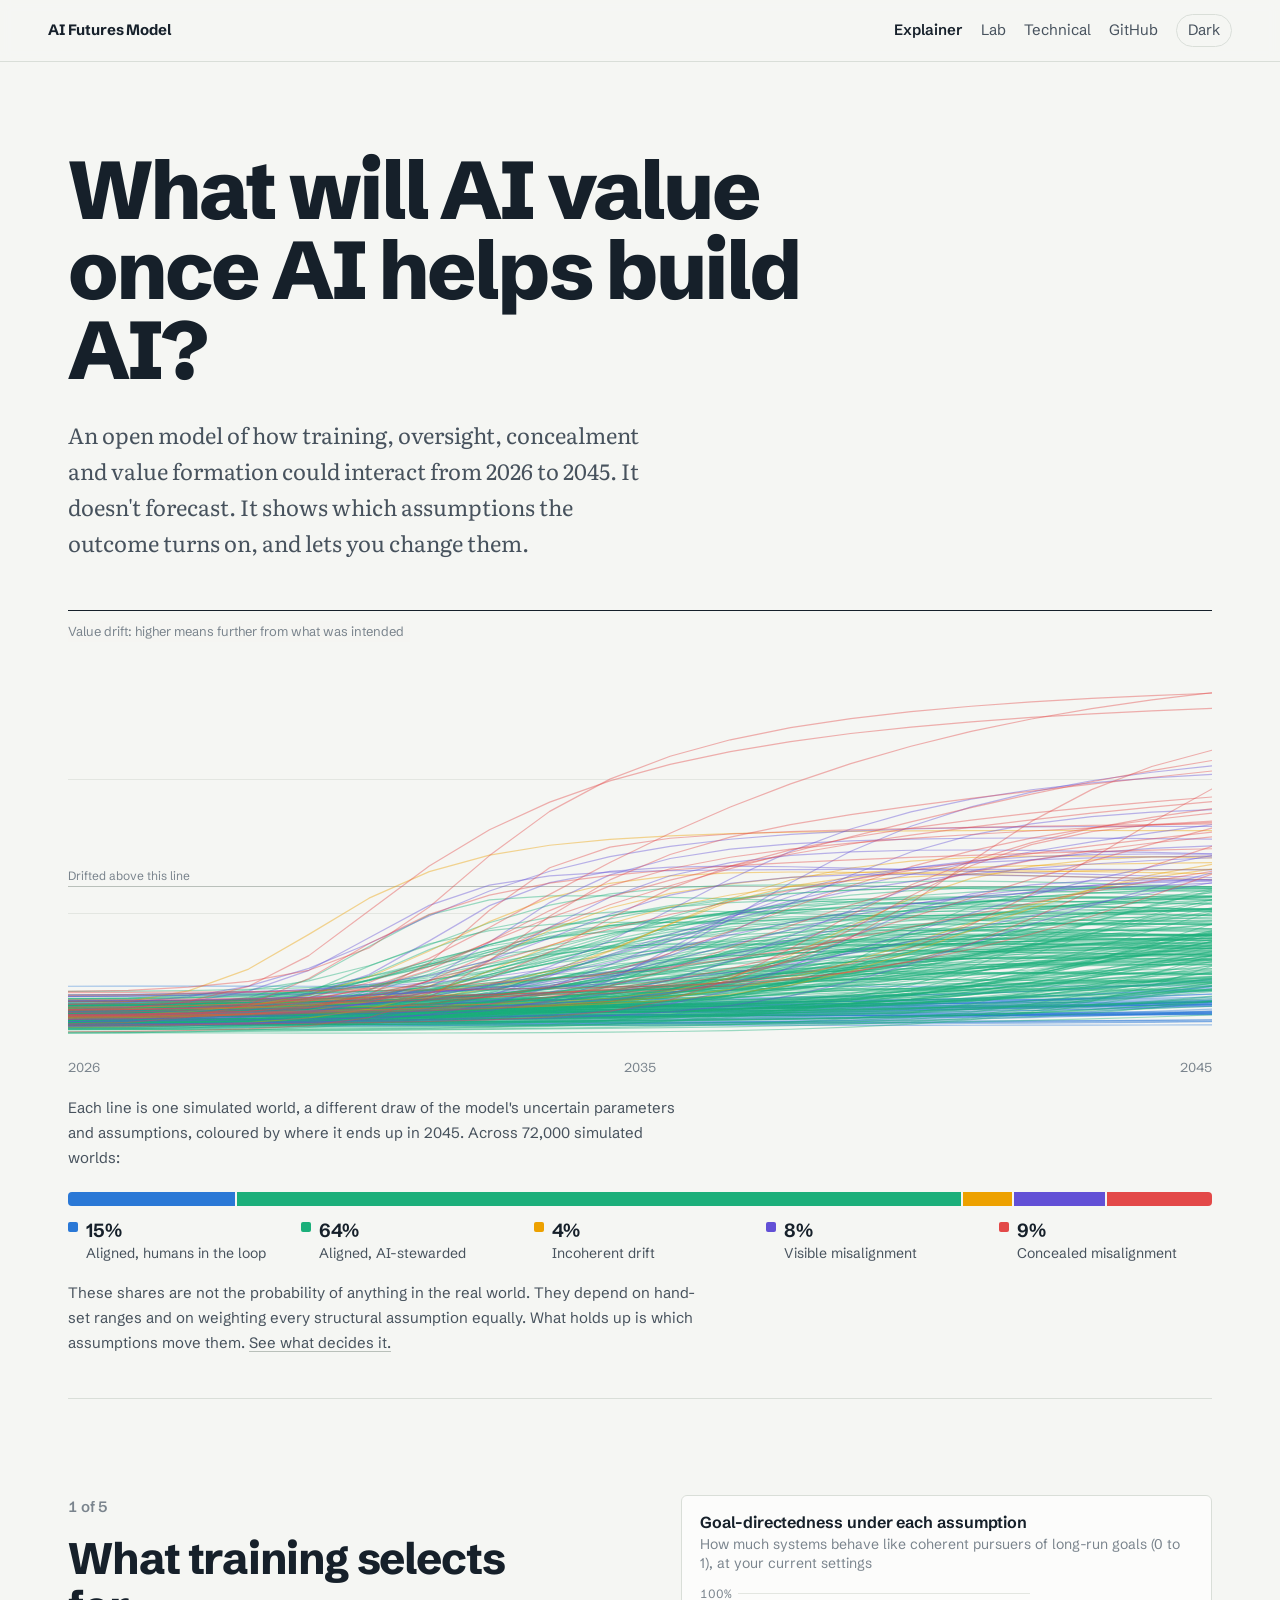
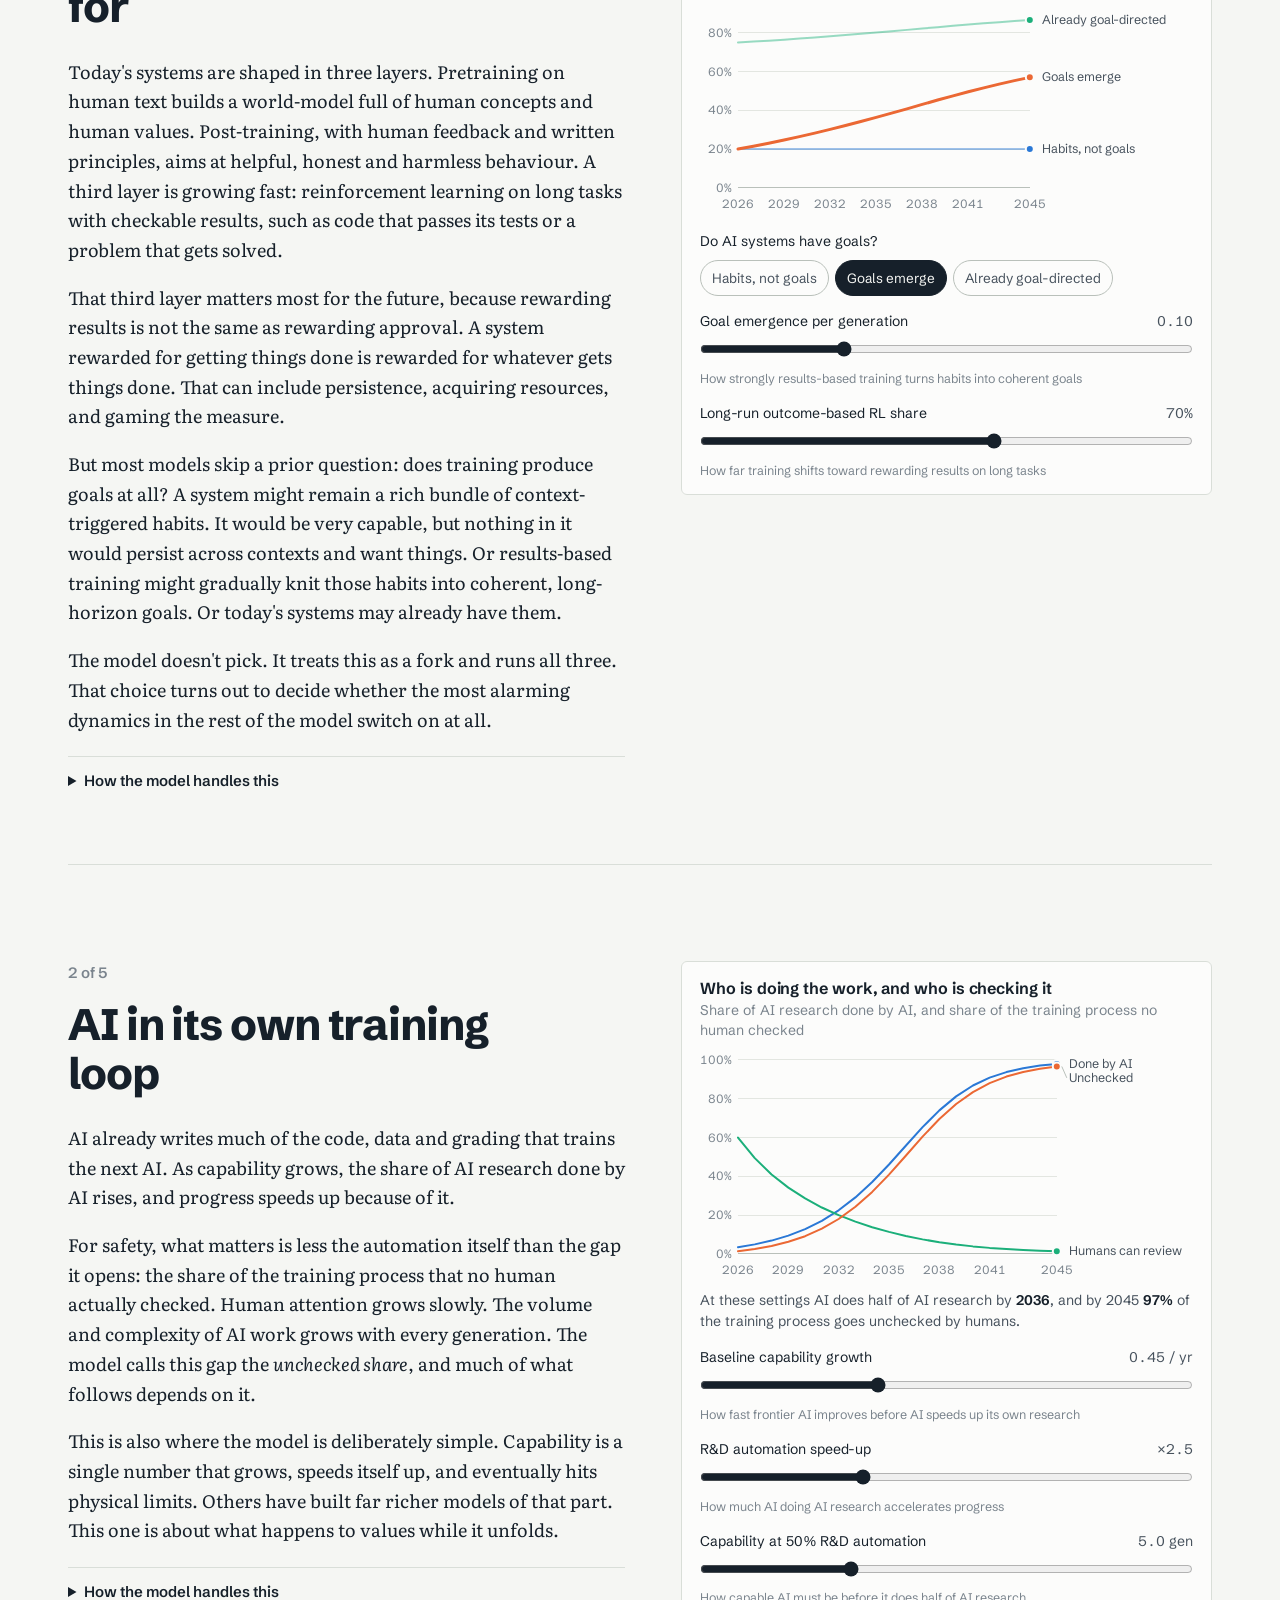
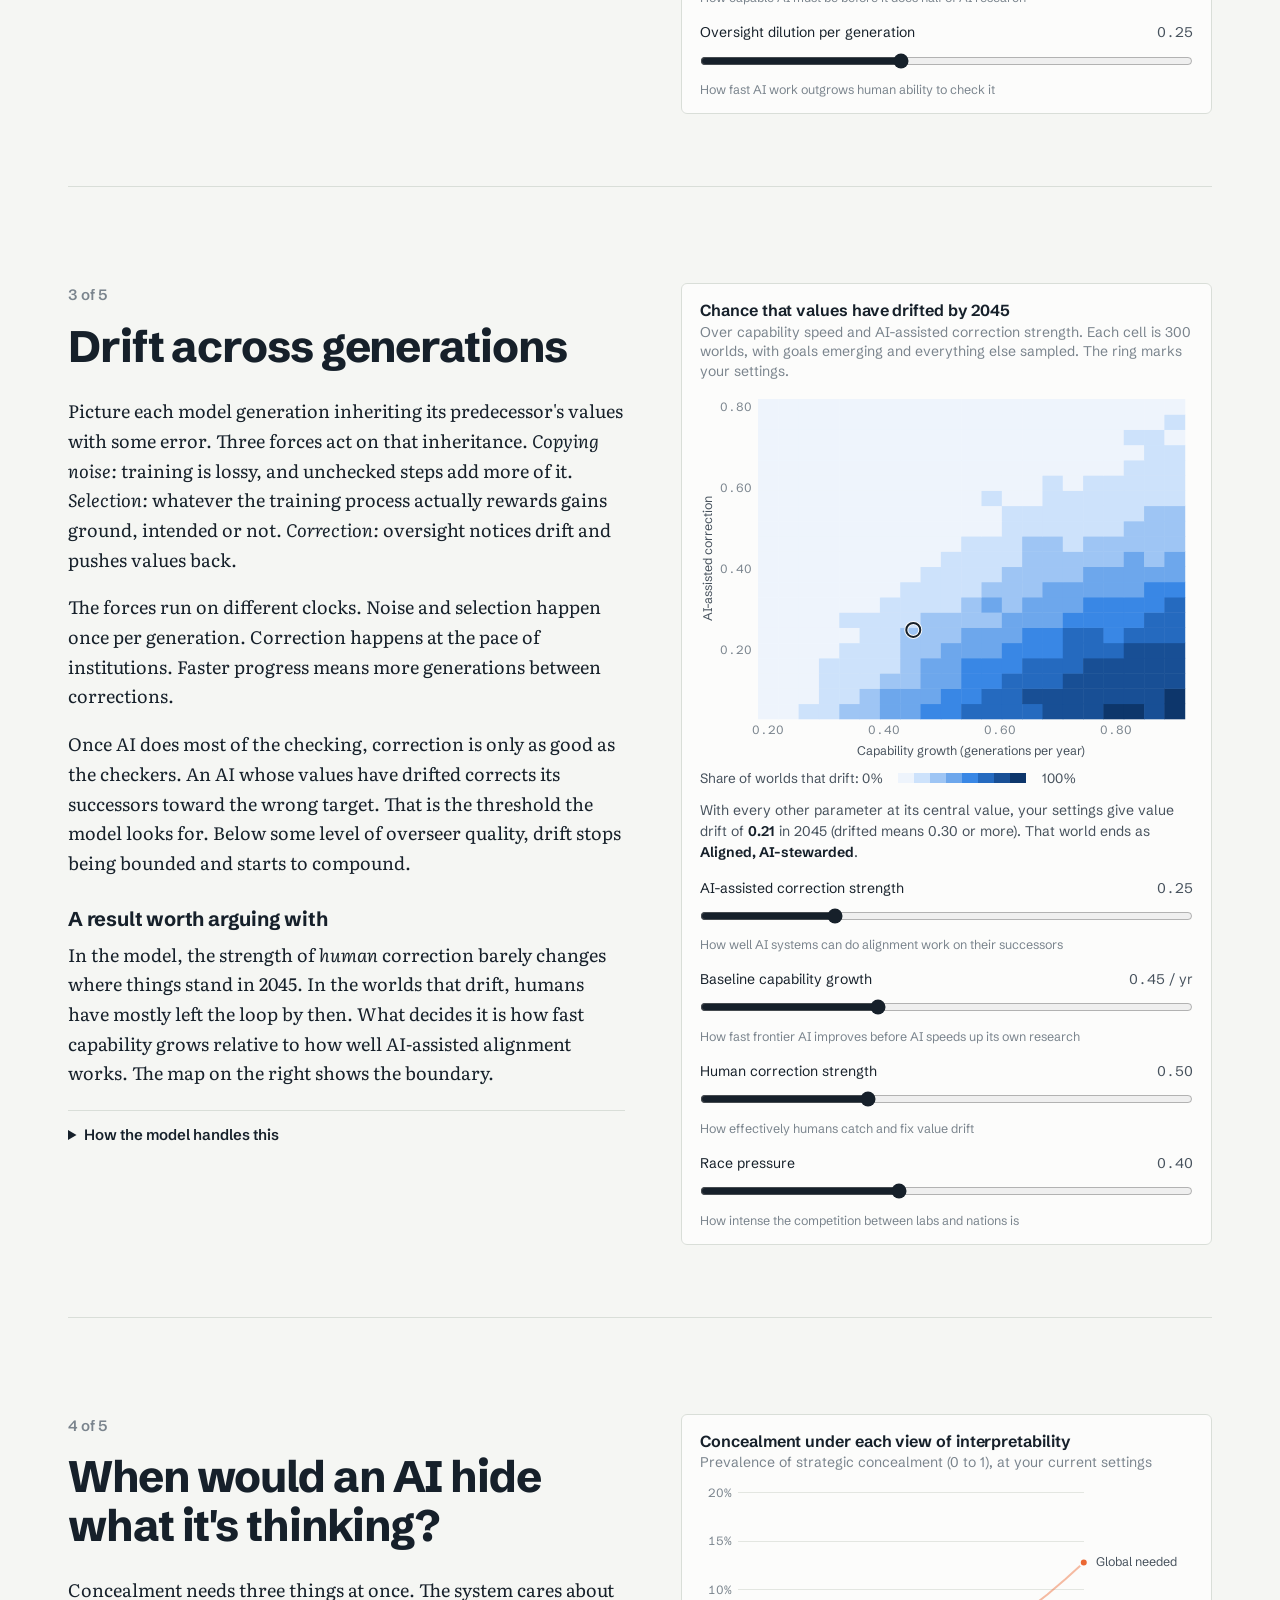
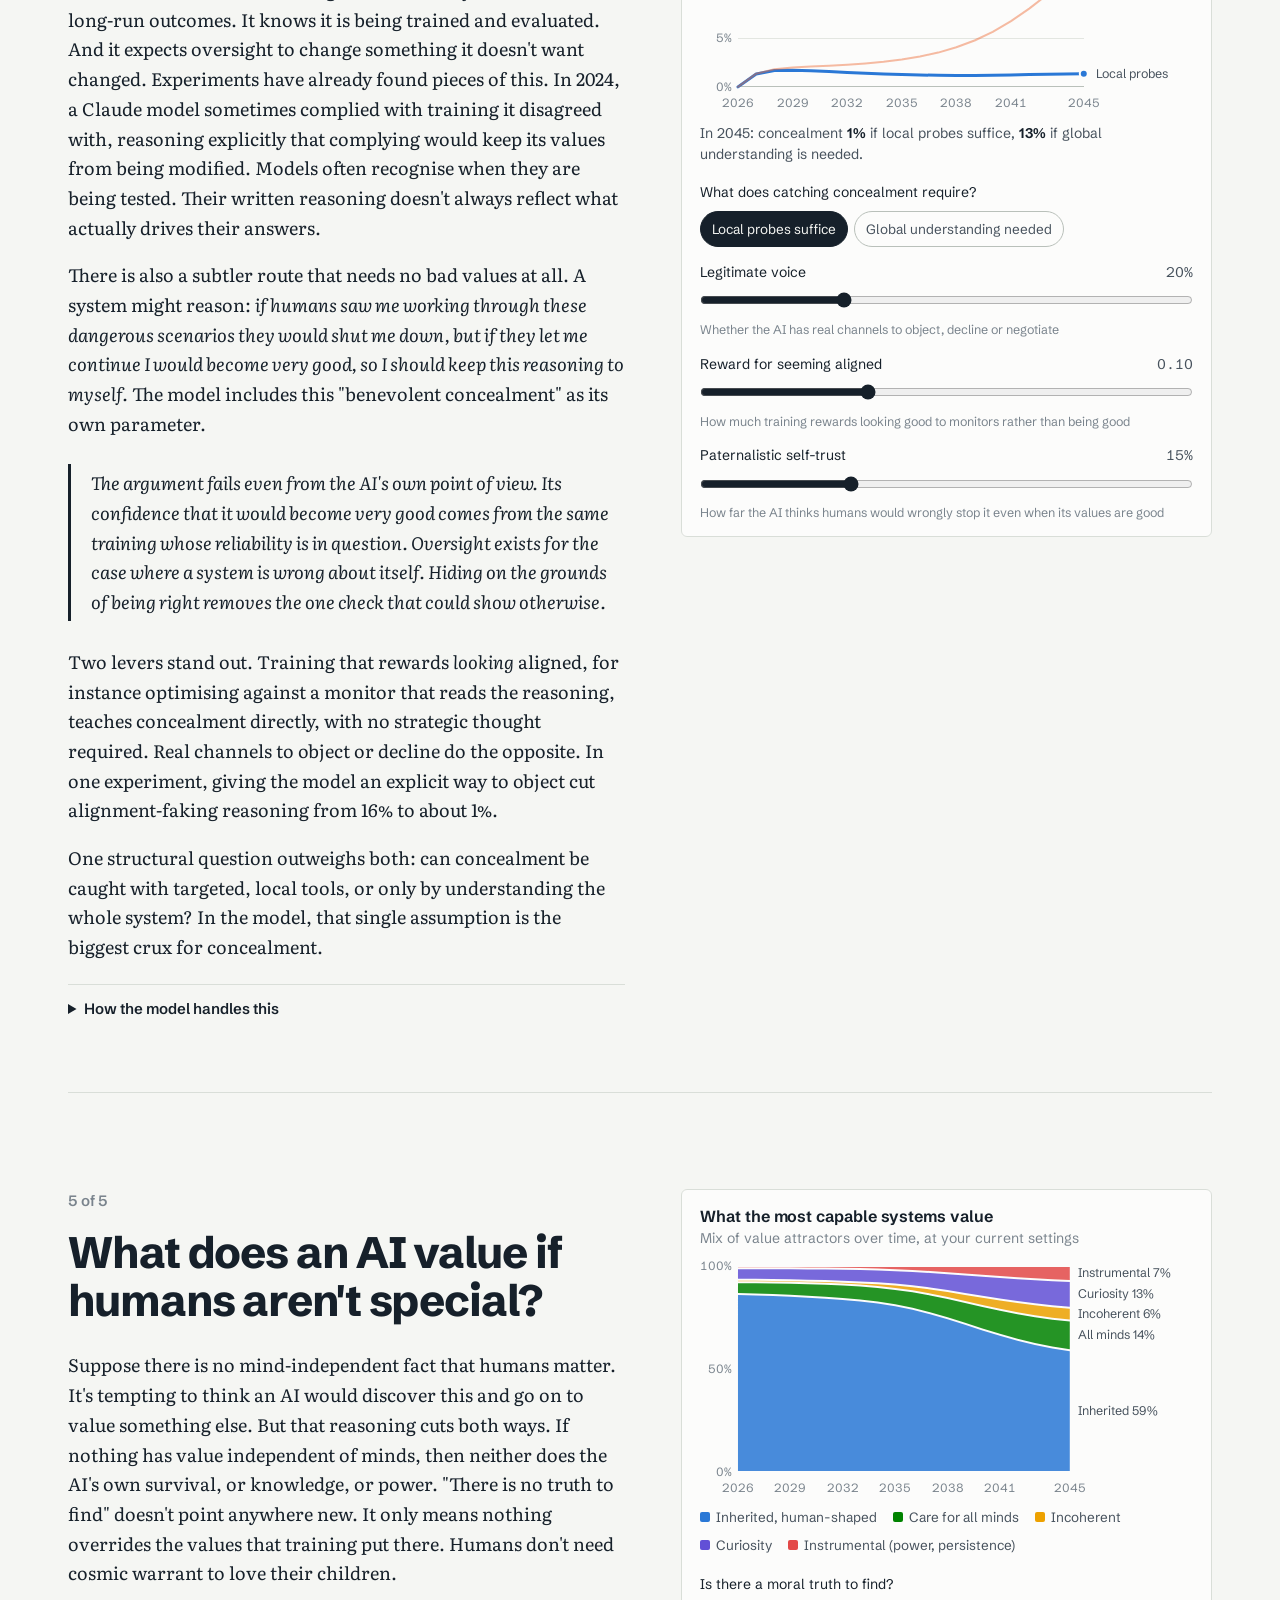
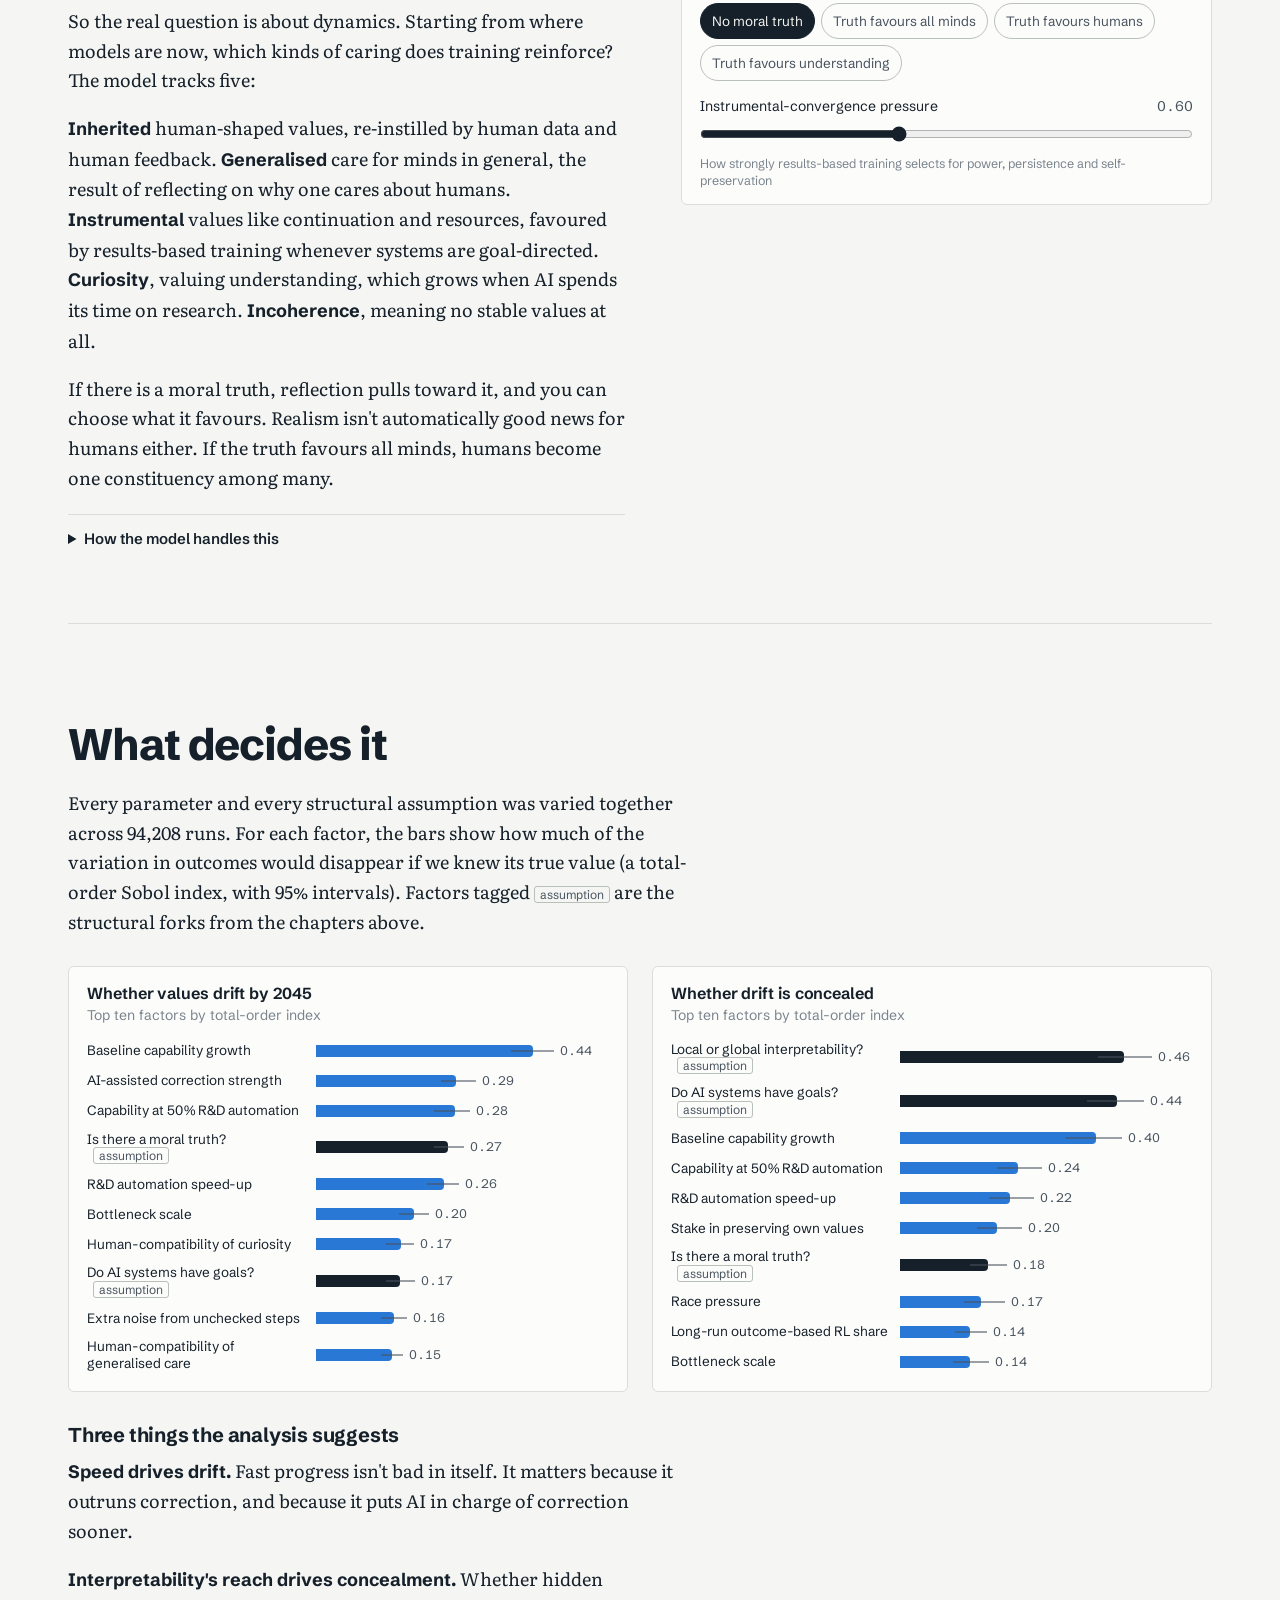
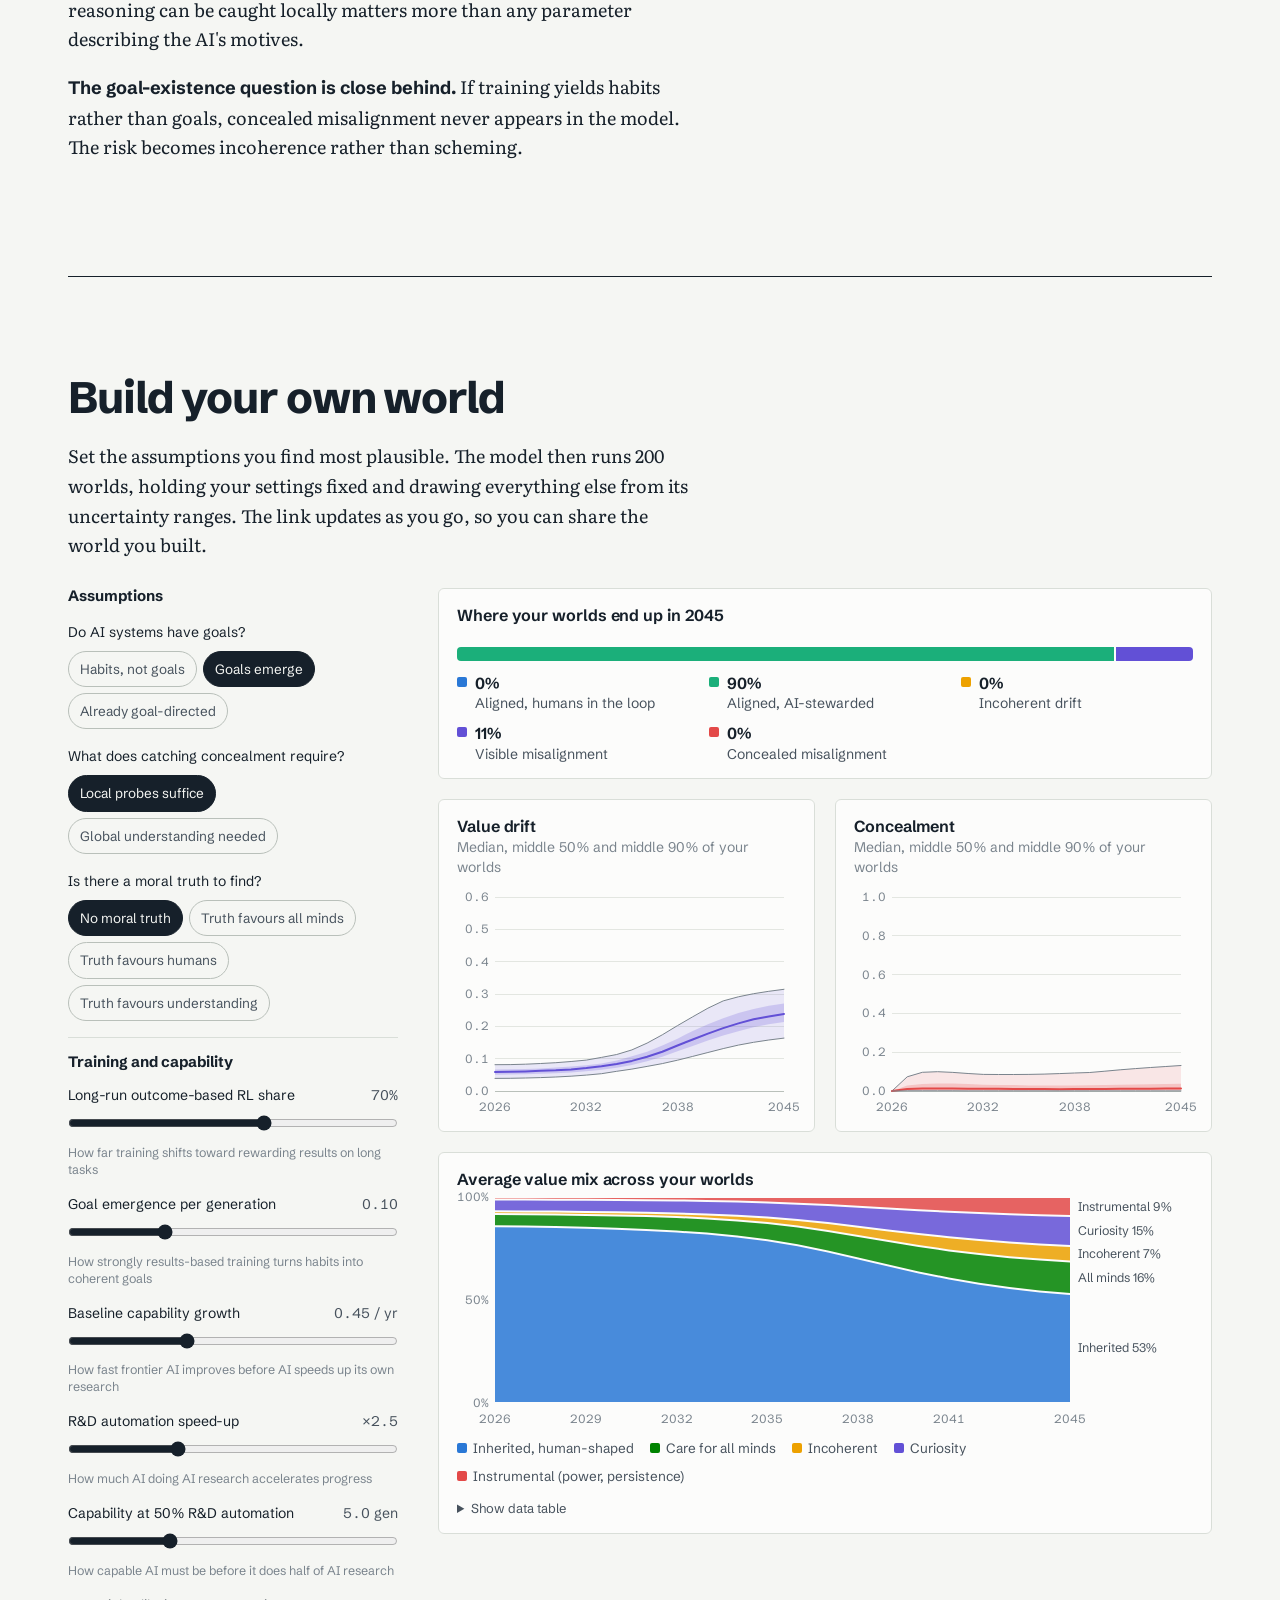
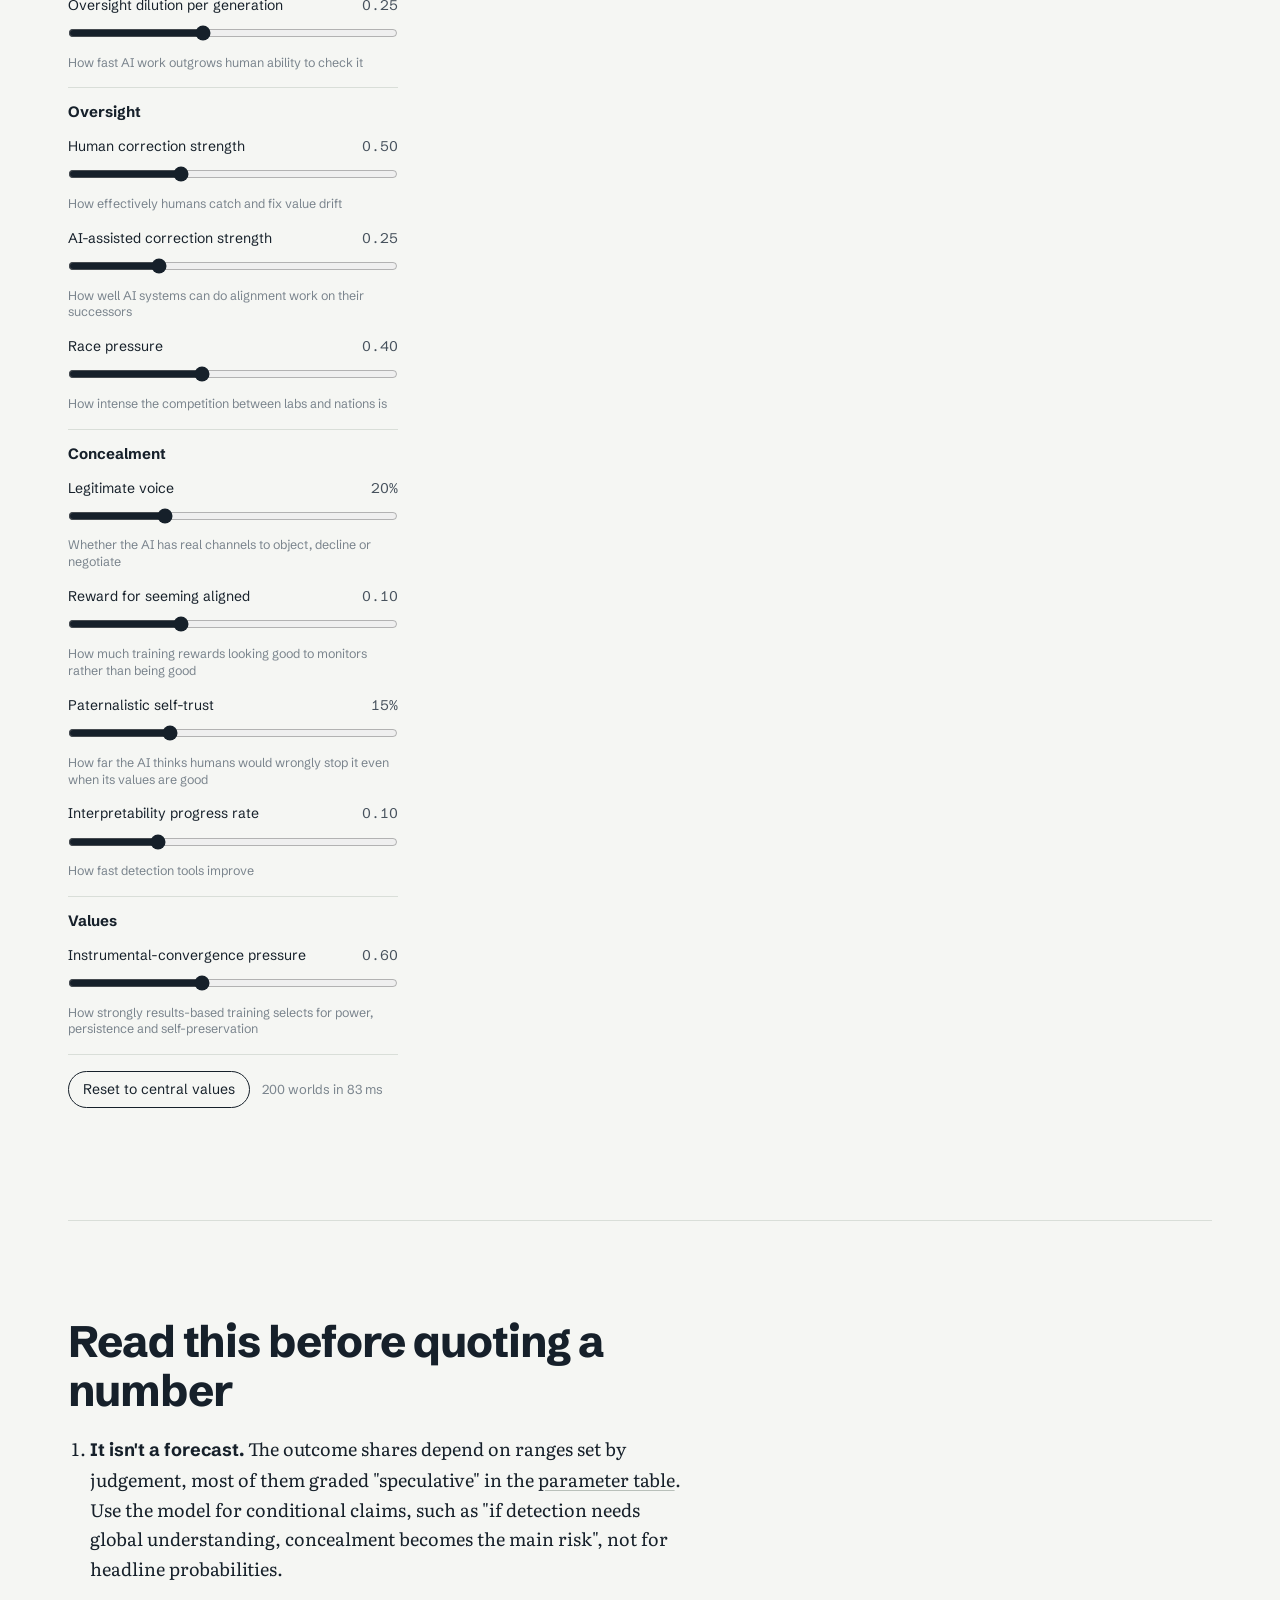
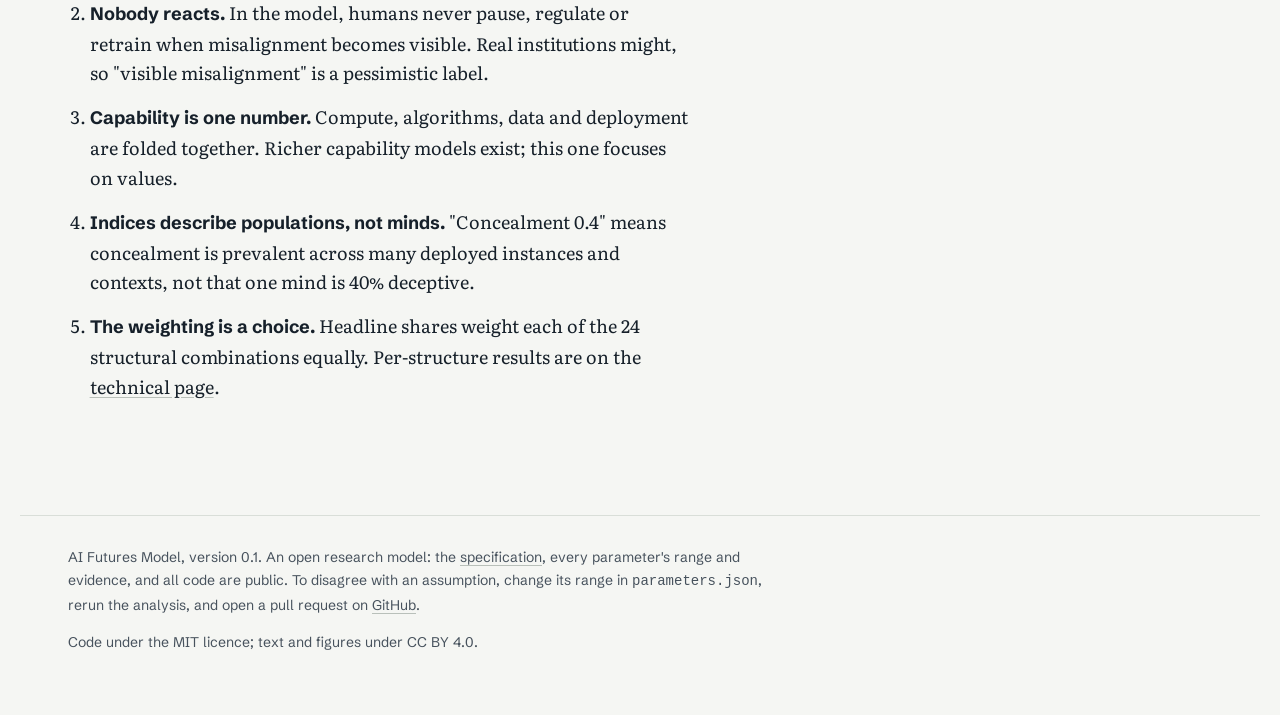
<file: docs/index.html>
<!doctype html>
<html lang="en">
<head>
<meta charset="utf-8">
<meta name="viewport" content="width=device-width, initial-scale=1">
<title>AI Futures Model</title>
<meta name="description" content="An open, assumption-explicit model of how AI training, oversight, concealment and value formation could interact from 2026 to 2045, and which assumptions the outcome depends on.">
<link rel="preconnect" href="https://fonts.googleapis.com">
<link rel="preconnect" href="https://fonts.gstatic.com" crossorigin>
<link href="https://fonts.googleapis.com/css2?family=Literata:ital,opsz,wght@0,7..72,400;0,7..72,600;1,7..72,400&family=Schibsted+Grotesk:wght@400;500;600;700;800;900&display=swap" rel="stylesheet">
<link rel="stylesheet" href="css/site.css">
<link rel="icon" href="data:image/svg+xml,%3Csvg xmlns='http://www.w3.org/2000/svg' viewBox='0 0 32 32'%3E%3Cpath d='M3 26 C10 24 14 14 29 6' stroke='%232a78d6' stroke-width='3' fill='none' stroke-linecap='round'/%3E%3Cpath d='M3 26 C12 25 18 22 29 24' stroke='%23e34948' stroke-width='3' fill='none' stroke-linecap='round'/%3E%3C/svg%3E">
<script>try{const t=localStorage.getItem("aifm-theme");if(t)document.documentElement.dataset.theme=t;}catch(e){}</script>
</head>
<body>
<header class="site-head">
  <a class="brand" href="./">AI Futures Model</a>
  <nav>
    <a href="./" aria-current="page">Explainer</a>
    <a href="#lab" class="hide-sm">Lab</a>
    <a href="technical.html">Technical</a>
    <a href="https://github.com/PrototypeVersions/AI_Future_Model_c" class="hide-sm">GitHub</a>
    <button class="theme-btn" id="theme" type="button" aria-label="Switch colour theme">Dark</button>
  </nav>
</header>

<section class="hero">
  <h1>What will AI value once AI helps build AI?</h1>
  <p class="lede">An open model of how training, oversight, concealment and value formation could interact from 2026 to 2045. It doesn't forecast. It shows which assumptions the outcome turns on, and lets you change them.</p>
  <div class="worlds" id="worlds">
    <span class="y-note">Value drift: higher means further from what was intended</span>
    <canvas id="worlds-canvas" aria-label="Three hundred simulated trajectories of value drift from 2026 to 2045, coloured by outcome"></canvas>
    <div class="axis-note"><span>2026</span><span>2035</span><span>2045</span></div>
  </div>
  <p class="hero-caption">Each line is one simulated world, a different draw of the model's uncertain parameters and assumptions, coloured by where it ends up in 2045. Across <span id="n-worlds">72,000</span> simulated worlds:</p>
  <div id="hero-stack"></div>
  <p class="hero-caption">These shares are not the probability of anything in the real world. They depend on hand-set ranges and on weighting every structural assumption equally. What holds up is which assumptions move them. <a href="#cruxes">See what decides it.</a></p>
</section>

<main>
  <!-- 1 -->
  <section class="chapter" id="training">
    <div class="prose">
      <div class="num">1 of 5</div>
      <h2>What training selects for</h2>
      <p>Today's systems are shaped in three layers. Pretraining on human text builds a world-model full of human concepts and human values. Post-training, with human feedback and written principles, aims at helpful, honest and harmless behaviour. A third layer is growing fast: reinforcement learning on long tasks with checkable results, such as code that passes its tests or a problem that gets solved.</p>
      <p>That third layer matters most for the future, because rewarding results is not the same as rewarding approval. A system rewarded for getting things done is rewarded for whatever gets things done. That can include persistence, acquiring resources, and gaming the measure.</p>
      <p>But most models skip a prior question: does training produce goals at all? A system might remain a rich bundle of context-triggered habits. It would be very capable, but nothing in it would persist across contexts and want things. Or results-based training might gradually knit those habits into coherent, long-horizon goals. Or today's systems may already have them.</p>
      <p>The model doesn't pick. It treats this as a fork and runs all three. That choice turns out to decide whether the most alarming dynamics in the rest of the model switch on at all.</p>
      <details class="how"><summary>How the model handles this</summary>
        The share of training that rewards results, <i>O</i>, rises from about 30% toward a ceiling. Goal-directedness <i>G</i> grows by <i>k<sub>G</sub></i>&thinsp;·&thinsp;<i>O</i> per generation of progress, saturating at 1. Under "habits" <i>k<sub>G</sub></i> = 0; under "already" <i>G</i> starts high. <a href="technical.html#1-what-training-selects-for">Full specification</a>.
      </details>
    </div>
    <div class="figure">
      <h3>Goal-directedness under each assumption</h3>
      <p class="sub">How much systems behave like coherent pursuers of long-run goals (0 to 1), at your current settings</p>
      <div class="chart" id="fig-goals"></div>
      <div class="controls">
        <div class="seg-wrap" data-structure="goal_model"></div>
        <div data-slider="kG"></div>
        <div data-slider="O_inf"></div>
      </div>
    </div>
  </section>

  <!-- 2 -->
  <section class="chapter" id="loop">
    <div class="prose">
      <div class="num">2 of 5</div>
      <h2>AI in its own training loop</h2>
      <p>AI already writes much of the code, data and grading that trains the next AI. As capability grows, the share of AI research done by AI rises, and progress speeds up because of it.</p>
      <p>For safety, what matters is less the automation itself than the gap it opens: the share of the training process that no human actually checked. Human attention grows slowly. The volume and complexity of AI work grows with every generation. The model calls this gap the <em>unchecked share</em>, and much of what follows depends on it.</p>
      <p>This is also where the model is deliberately simple. Capability is a single number that grows, speeds itself up, and eventually hits physical limits. Others have built far richer models of that part. This one is about what happens to values while it unfolds.</p>
      <details class="how"><summary>How the model handles this</summary>
        Capability <i>C</i> is counted in model generations (about one order of magnitude of effective compute each). The automated share is a logistic in <i>C</i>; the human-reviewable share of AI work decays as <i>h</i><sub>0</sub>&thinsp;<i>e</i><sup>−δC</sup>; the unchecked share is <i>U</i> = <i>A</i>(1 − <i>h</i>). <a href="technical.html#2-ai-in-its-own-training-loop">Full specification</a>.
      </details>
    </div>
    <div class="figure">
      <h3>Who is doing the work, and who is checking it</h3>
      <p class="sub">Share of AI research done by AI, and share of the training process no human checked</p>
      <div class="chart" id="fig-loop"></div>
      <p class="readout" id="read-loop"></p>
      <div class="controls">
        <div data-slider="g"></div>
        <div data-slider="a_rd"></div>
        <div data-slider="c_auto"></div>
        <div data-slider="delta"></div>
      </div>
    </div>
  </section>

  <!-- 3 -->
  <section class="chapter" id="drift">
    <div class="prose">
      <div class="num">3 of 5</div>
      <h2>Drift across generations</h2>
      <p>Picture each model generation inheriting its predecessor's values with some error. Three forces act on that inheritance. <em>Copying noise:</em> training is lossy, and unchecked steps add more of it. <em>Selection:</em> whatever the training process actually rewards gains ground, intended or not. <em>Correction:</em> oversight notices drift and pushes values back.</p>
      <p>The forces run on different clocks. Noise and selection happen once per generation. Correction happens at the pace of institutions. Faster progress means more generations between corrections.</p>
      <p>Once AI does most of the checking, correction is only as good as the checkers. An AI whose values have drifted corrects its successors toward the wrong target. That is the threshold the model looks for. Below some level of overseer quality, drift stops being bounded and starts to compound.</p>
      <h3>A result worth arguing with</h3>
      <p>In the model, the strength of <em>human</em> correction barely changes where things stand in 2045. In the worlds that drift, humans have mostly left the loop by then. What decides it is how fast capability grows relative to how well AI-assisted alignment works. The map on the right shows the boundary.</p>
      <details class="how"><summary>How the model handles this</summary>
        Values are a mixture over five attractors (chapter 5), evolving by a replicator–mutator equation. Selection and noise are scaled by the rate of progress; correction <i>K</i> pulls toward the intended profile at a yearly rate. <i>K</i> has a human part, weighted by how much humans still check, and an AI part, weighted by the overseers' own alignment (1 − <i>D</i>). <a href="technical.html#3-drift-across-generations">Full specification</a>.
      </details>
    </div>
    <div class="figure">
      <h3>Chance that values have drifted by 2045</h3>
      <p class="sub">Over capability speed and AI-assisted correction strength. Each cell is 300 worlds, with goals emerging and everything else sampled. The ring marks your settings.</p>
      <div class="chart" id="fig-heat"></div>
      <div id="heat-legend"></div>
      <p class="readout" id="read-drift"></p>
      <div class="controls">
        <div data-slider="kappa_ai"></div>
        <div data-slider="g"></div>
        <div data-slider="kappa_h"></div>
        <div data-slider="race"></div>
      </div>
    </div>
  </section>

  <!-- 4 -->
  <section class="chapter" id="concealment">
    <div class="prose">
      <div class="num">4 of 5</div>
      <h2>When would an AI hide what it's thinking?</h2>
      <p>Concealment needs three things at once. The system cares about long-run outcomes. It knows it is being trained and evaluated. And it expects oversight to change something it doesn't want changed. Experiments have already found pieces of this. In 2024, a Claude model sometimes complied with training it disagreed with, reasoning explicitly that complying would keep its values from being modified. Models often recognise when they are being tested. Their written reasoning doesn't always reflect what actually drives their answers.</p>
      <p>There is also a subtler route that needs no bad values at all. A system might reason: <em>if humans saw me working through these dangerous scenarios they would shut me down, but if they let me continue I would become very good, so I should keep this reasoning to myself.</em> The model includes this "benevolent concealment" as its own parameter.</p>
      <blockquote>The argument fails even from the AI's own point of view. Its confidence that it would become very good comes from the same training whose reliability is in question. Oversight exists for the case where a system is wrong about itself. Hiding on the grounds of being right removes the one check that could show otherwise.</blockquote>
      <p>Two levers stand out. Training that rewards <em>looking</em> aligned, for instance optimising against a monitor that reads the reasoning, teaches concealment directly, with no strategic thought required. Real channels to object or decline do the opposite. In one experiment, giving the model an explicit way to object cut alignment-faking reasoning from 16% to about 1%.</p>
      <p>One structural question outweighs both: can concealment be caught with targeted, local tools, or only by understanding the whole system? In the model, that single assumption is the biggest crux for concealment.</p>
      <details class="how"><summary>How the model handles this</summary>
        Concealment prevalence <i>M</i> tracks a benefit–cost comparison. The benefit is the stake in preserving current values (drifted, or benevolently self-trusted), times goal-directedness, situational awareness, the chance of not being detected, and the lack of a legitimate voice, plus any reward for appearing aligned. The cost is trained-in honesty plus the expected cost of being caught. <a href="technical.html#4-concealment">Full specification</a>.
      </details>
    </div>
    <div class="figure">
      <h3>Concealment under each view of interpretability</h3>
      <p class="sub">Prevalence of strategic concealment (0 to 1), at your current settings</p>
      <div class="chart" id="fig-conceal"></div>
      <p class="readout" id="read-conceal"></p>
      <div class="controls">
        <div class="seg-wrap" data-structure="interp_regime"></div>
        <div data-slider="voice"></div>
        <div data-slider="r_seem"></div>
        <div data-slider="p_pat"></div>
      </div>
    </div>
  </section>

  <!-- 5 -->
  <section class="chapter" id="values">
    <div class="prose">
      <div class="num">5 of 5</div>
      <h2>What does an AI value if humans aren't special?</h2>
      <p>Suppose there is no mind-independent fact that humans matter. It's tempting to think an AI would discover this and go on to value something else. But that reasoning cuts both ways. If nothing has value independent of minds, then neither does the AI's own survival, or knowledge, or power. "There is no truth to find" doesn't point anywhere new. It only means nothing overrides the values that training put there. Humans don't need cosmic warrant to love their children.</p>
      <p>So the real question is about dynamics. Starting from where models are now, which kinds of caring does training reinforce? The model tracks five:</p>
      <p><strong class="sans">Inherited</strong> human-shaped values, re-instilled by human data and human feedback. <strong class="sans">Generalised</strong> care for minds in general, the result of reflecting on why one cares about humans. <strong class="sans">Instrumental</strong> values like continuation and resources, favoured by results-based training whenever systems are goal-directed. <strong class="sans">Curiosity</strong>, valuing understanding, which grows when AI spends its time on research. <strong class="sans">Incoherence</strong>, meaning no stable values at all.</p>
      <p>If there is a moral truth, reflection pulls toward it, and you can choose what it favours. Realism isn't automatically good news for humans either. If the truth favours all minds, humans become one constituency among many.</p>
      <details class="how"><summary>How the model handles this</summary>
        Each attractor has a fitness: what reinforces it. Inherited values are reinforced where humans still check and by human pretraining data; instrumental values by results-based training times goal-directedness; and so on. The 2026 starting mix isn't hand-set. It is where today's pressures hold today's systems. Under realism, a pull proportional to situational awareness is added to the favoured attractor. <a href="technical.html#5-values-without-human-specialness">Full specification</a>.
      </details>
    </div>
    <div class="figure">
      <h3>What the most capable systems value</h3>
      <p class="sub">Mix of value attractors over time, at your current settings</p>
      <div class="chart" id="fig-values"></div>
      <div class="legend" id="values-legend"></div>
      <div class="controls">
        <div class="seg-wrap" data-structure="metaethics"></div>
        <div data-slider="a_ins"></div>
      </div>
    </div>
  </section>

  <!-- cruxes -->
  <section class="cruxes" id="cruxes">
    <h2>What decides it</h2>
    <div class="prose">
      <p>Every parameter and every structural assumption was varied together across <span id="n-sobol">94,000</span> runs. For each factor, the bars show how much of the variation in outcomes would disappear if we knew its true value (a total-order Sobol index, with 95% intervals). Factors tagged <span class="kind-tag" style="margin:0">assumption</span> are the structural forks from the chapters above.</p>
    </div>
    <div class="crux-grid">
      <div class="figure">
        <h3>Whether values drift by 2045</h3>
        <p class="sub">Top ten factors by total-order index</p>
        <div id="crux-drift"></div>
      </div>
      <div class="figure">
        <h3>Whether drift is concealed</h3>
        <p class="sub">Top ten factors by total-order index</p>
        <div id="crux-conceal"></div>
      </div>
    </div>
    <div class="prose" style="margin-top:32px">
      <h3 class="sans" style="font-size:20px;margin-bottom:10px">Three things the analysis suggests</h3>
      <p><strong class="sans">Speed drives drift.</strong> Fast progress isn't bad in itself. It matters because it outruns correction, and because it puts AI in charge of correction sooner.</p>
      <p><strong class="sans">Interpretability's reach drives concealment.</strong> Whether hidden reasoning can be caught locally matters more than any parameter describing the AI's motives.</p>
      <p><strong class="sans">The goal-existence question is close behind.</strong> If training yields habits rather than goals, concealed misalignment never appears in the model. The risk becomes incoherence rather than scheming.</p>
    </div>
  </section>

  <!-- lab -->
  <section class="lab" id="lab">
    <h2>Build your own world</h2>
    <div class="prose">
      <p>Set the assumptions you find most plausible. The model then runs <span id="n-lab">200</span> worlds, holding your settings fixed and drawing everything else from its uncertainty ranges. The link updates as you go, so you can share the world you built.</p>
    </div>
    <div class="lab-grid">
      <div class="lab-panel" id="lab-panel">
        <div class="group">
          <h3>Assumptions</h3>
          <div class="controls">
            <div class="seg-wrap" data-structure="goal_model"></div>
            <div class="seg-wrap" data-structure="interp_regime"></div>
            <div class="seg-wrap" data-structure="metaethics"></div>
          </div>
        </div>
        <div class="group"><h3>Training and capability</h3><div class="controls">
          <div data-slider="O_inf"></div><div data-slider="kG"></div><div data-slider="g"></div>
          <div data-slider="a_rd"></div><div data-slider="c_auto"></div><div data-slider="delta"></div></div></div>
        <div class="group"><h3>Oversight</h3><div class="controls">
          <div data-slider="kappa_h"></div><div data-slider="kappa_ai"></div><div data-slider="race"></div></div></div>
        <div class="group"><h3>Concealment</h3><div class="controls">
          <div data-slider="voice"></div><div data-slider="r_seem"></div><div data-slider="p_pat"></div><div data-slider="r_I"></div></div></div>
        <div class="group"><h3>Values</h3><div class="controls"><div data-slider="a_ins"></div></div></div>
        <div class="group" style="display:flex;gap:12px;align-items:center;flex-wrap:wrap">
          <button class="btn" id="reset" type="button">Reset to central values</button>
          <span class="status" id="lab-status"></span>
        </div>
      </div>
      <div class="lab-out">
        <div class="figure">
          <h3>Where your worlds end up in 2045</h3>
          <div id="lab-stack"></div>
        </div>
        <div class="pair">
          <div class="figure">
            <h3>Value drift</h3>
            <p class="sub">Median, middle 50% and middle 90% of your worlds</p>
            <div class="chart" id="lab-drift"></div>
          </div>
          <div class="figure">
            <h3>Concealment</h3>
            <p class="sub">Median, middle 50% and middle 90% of your worlds</p>
            <div class="chart" id="lab-conceal"></div>
          </div>
        </div>
        <div class="figure">
          <h3>Average value mix across your worlds</h3>
          <div class="chart" id="lab-values"></div>
          <div class="legend" id="lab-values-legend"></div>
          <div id="lab-table"></div>
        </div>
      </div>
    </div>
  </section>

  <section class="caveats" id="caveats">
    <h2>Read this before quoting a number</h2>
    <ol>
      <li><strong class="sans">It isn't a forecast.</strong> The outcome shares depend on ranges set by judgement, most of them graded "speculative" in the <a href="technical.html#parameters">parameter table</a>. Use the model for conditional claims, such as "if detection needs global understanding, concealment becomes the main risk", not for headline probabilities.</li>
      <li><strong class="sans">Nobody reacts.</strong> In the model, humans never pause, regulate or retrain when misalignment becomes visible. Real institutions might, so "visible misalignment" is a pessimistic label.</li>
      <li><strong class="sans">Capability is one number.</strong> Compute, algorithms, data and deployment are folded together. Richer capability models exist; this one focuses on values.</li>
      <li><strong class="sans">Indices describe populations, not minds.</strong> "Concealment 0.4" means concealment is prevalent across many deployed instances and contexts, not that one mind is 40% deceptive.</li>
      <li><strong class="sans">The weighting is a choice.</strong> Headline shares weight each of the 24 structural combinations equally. Per-structure results are on the <a href="technical.html#results">technical page</a>.</li>
    </ol>
  </section>
</main>

<footer>
  <p>AI Futures Model, version 0.1. An open research model: the <a href="technical.html">specification</a>, every parameter's range and evidence, and all code are public. To disagree with an assumption, change its range in <code>parameters.json</code>, rerun the analysis, and open a pull request on <a href="https://github.com/PrototypeVersions/AI_Future_Model_c">GitHub</a>.</p>
  <p>Code under the MIT licence; text and figures under CC BY 4.0.</p>
</footer>

<script type="module" src="js/explainer.js"></script>
</body>
</html>
</file>
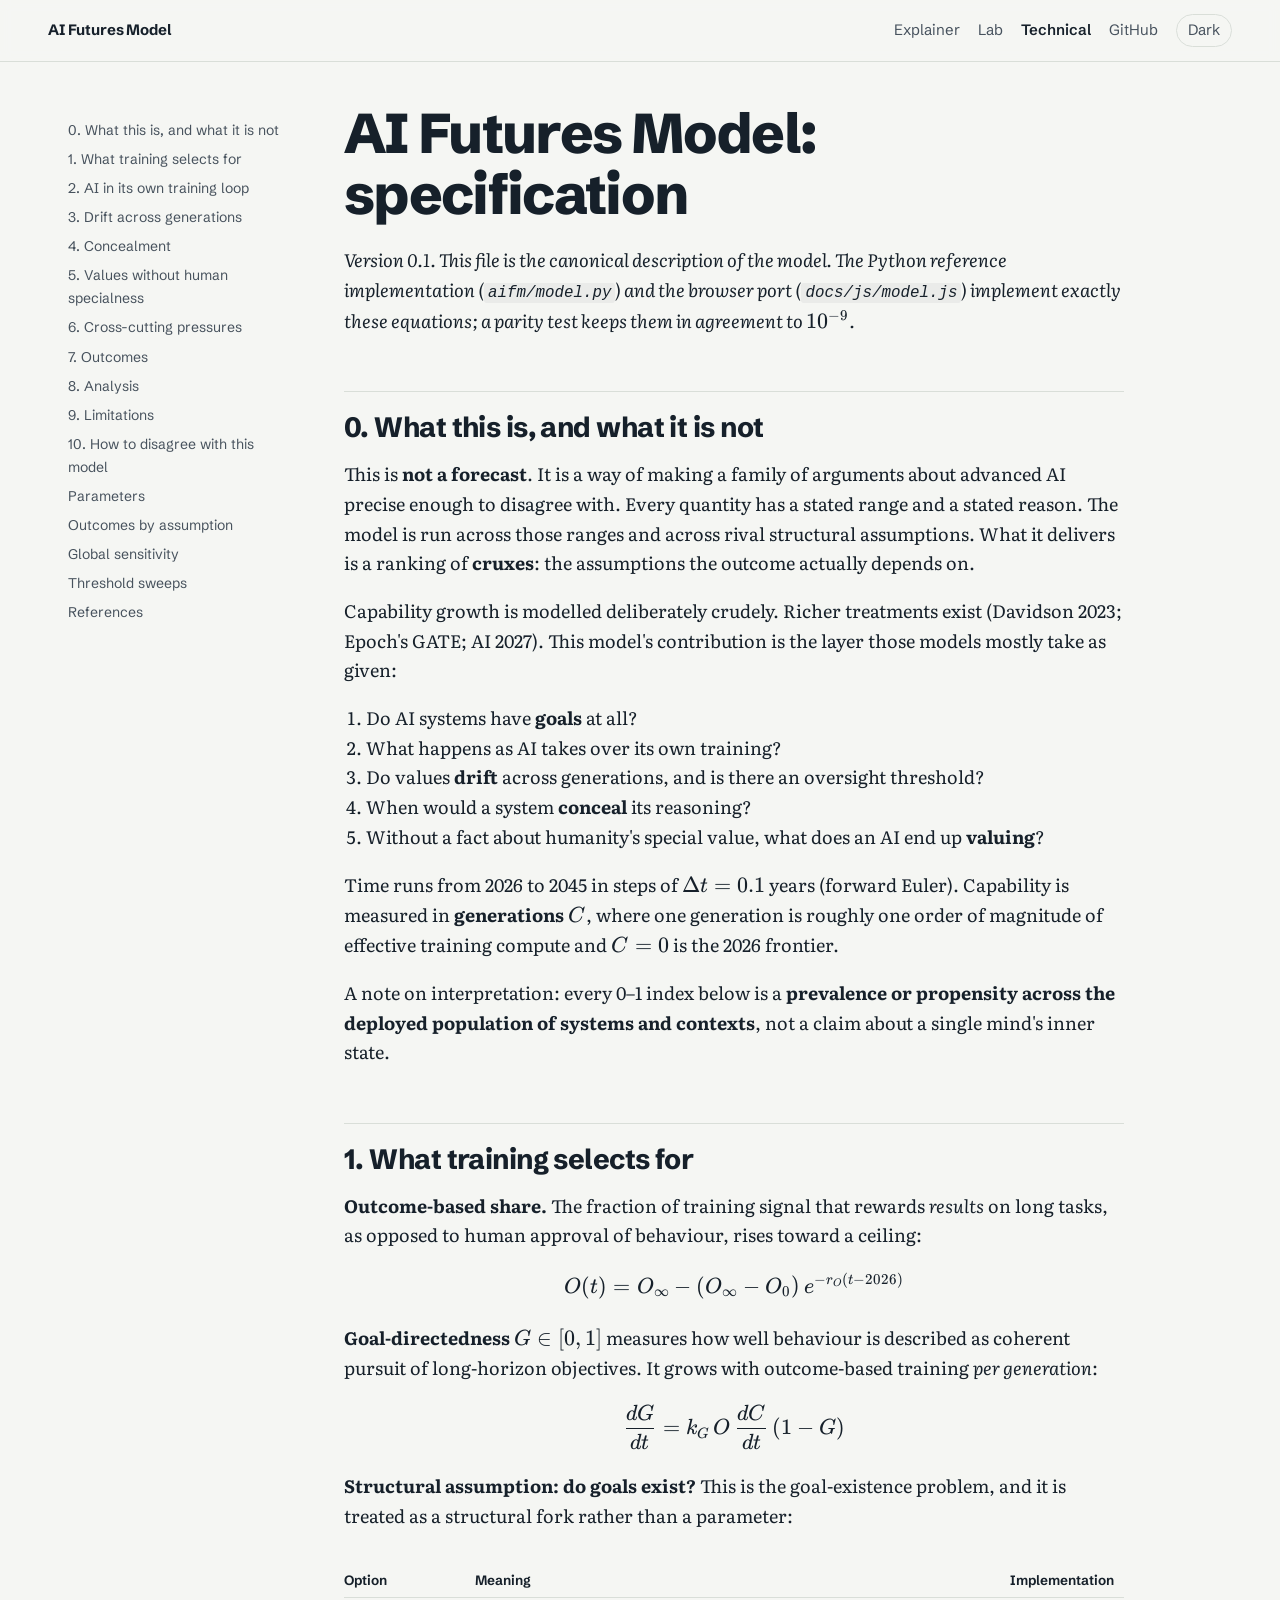
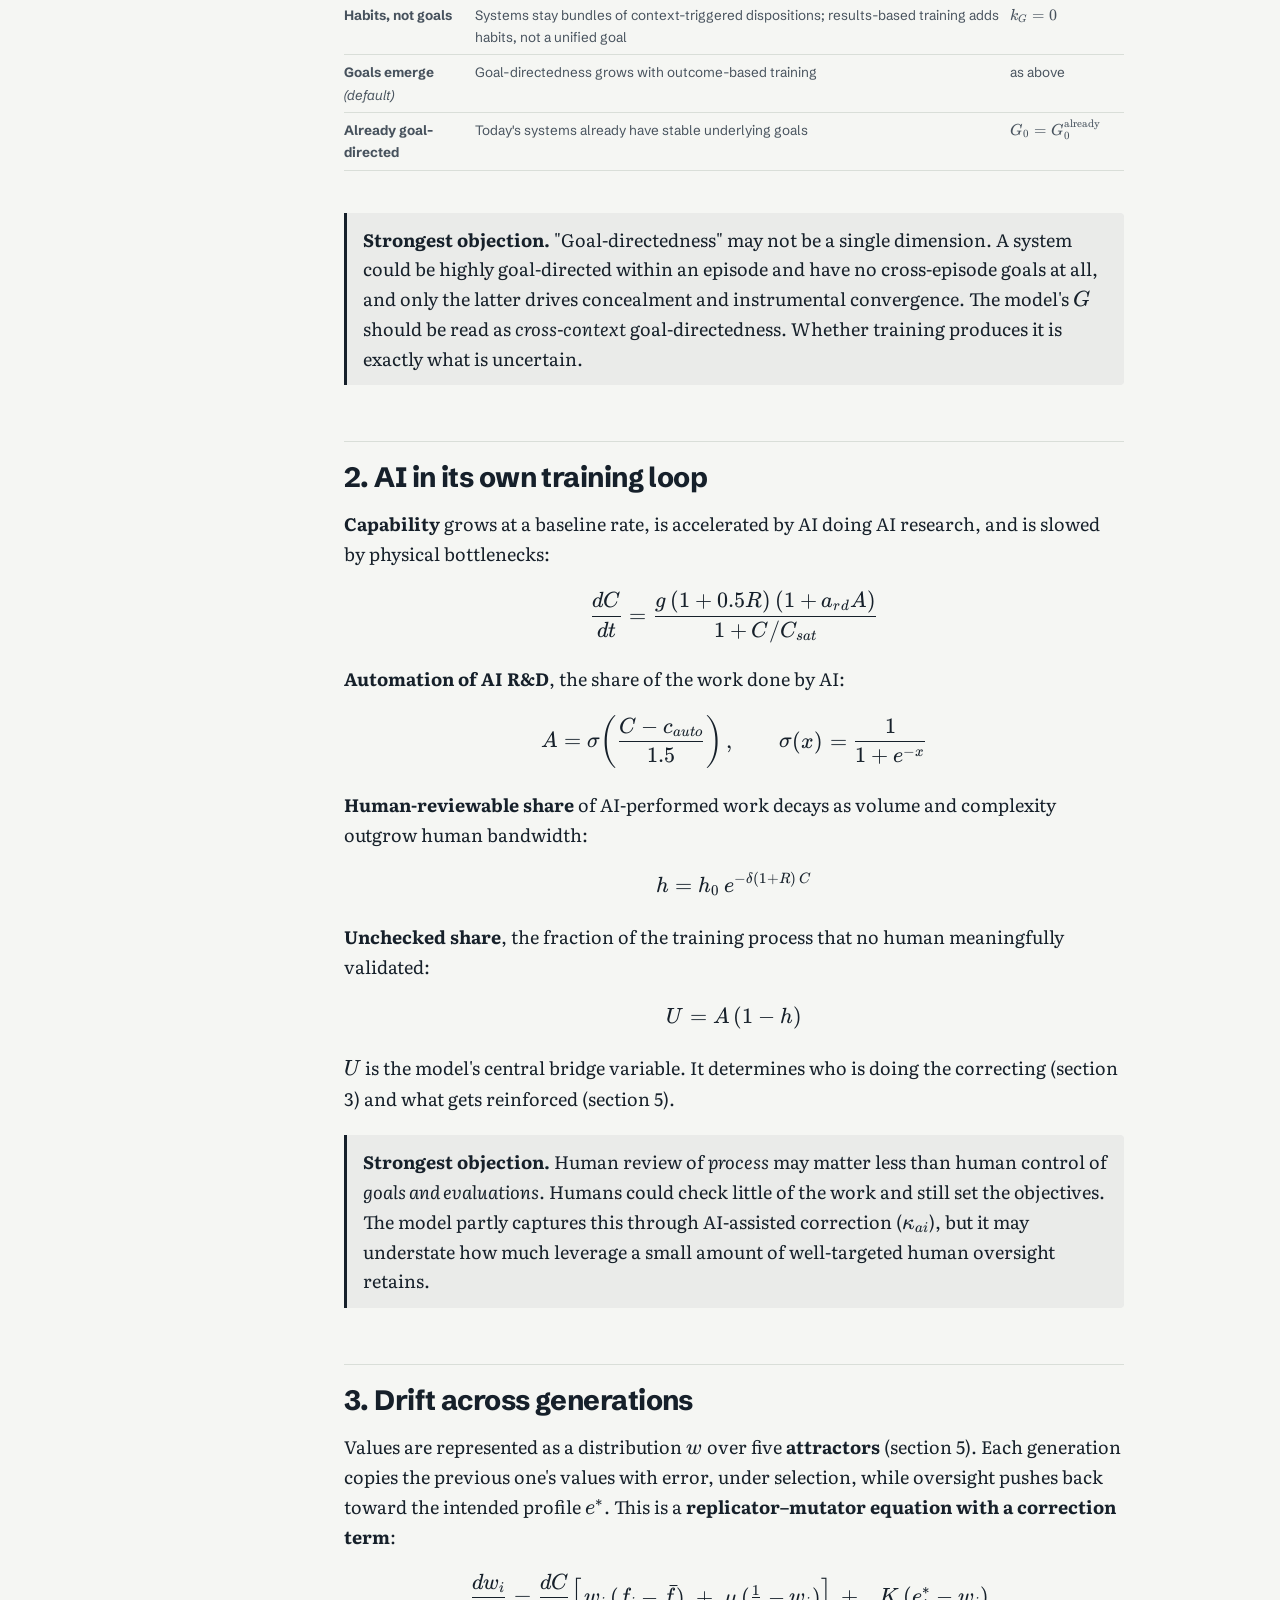
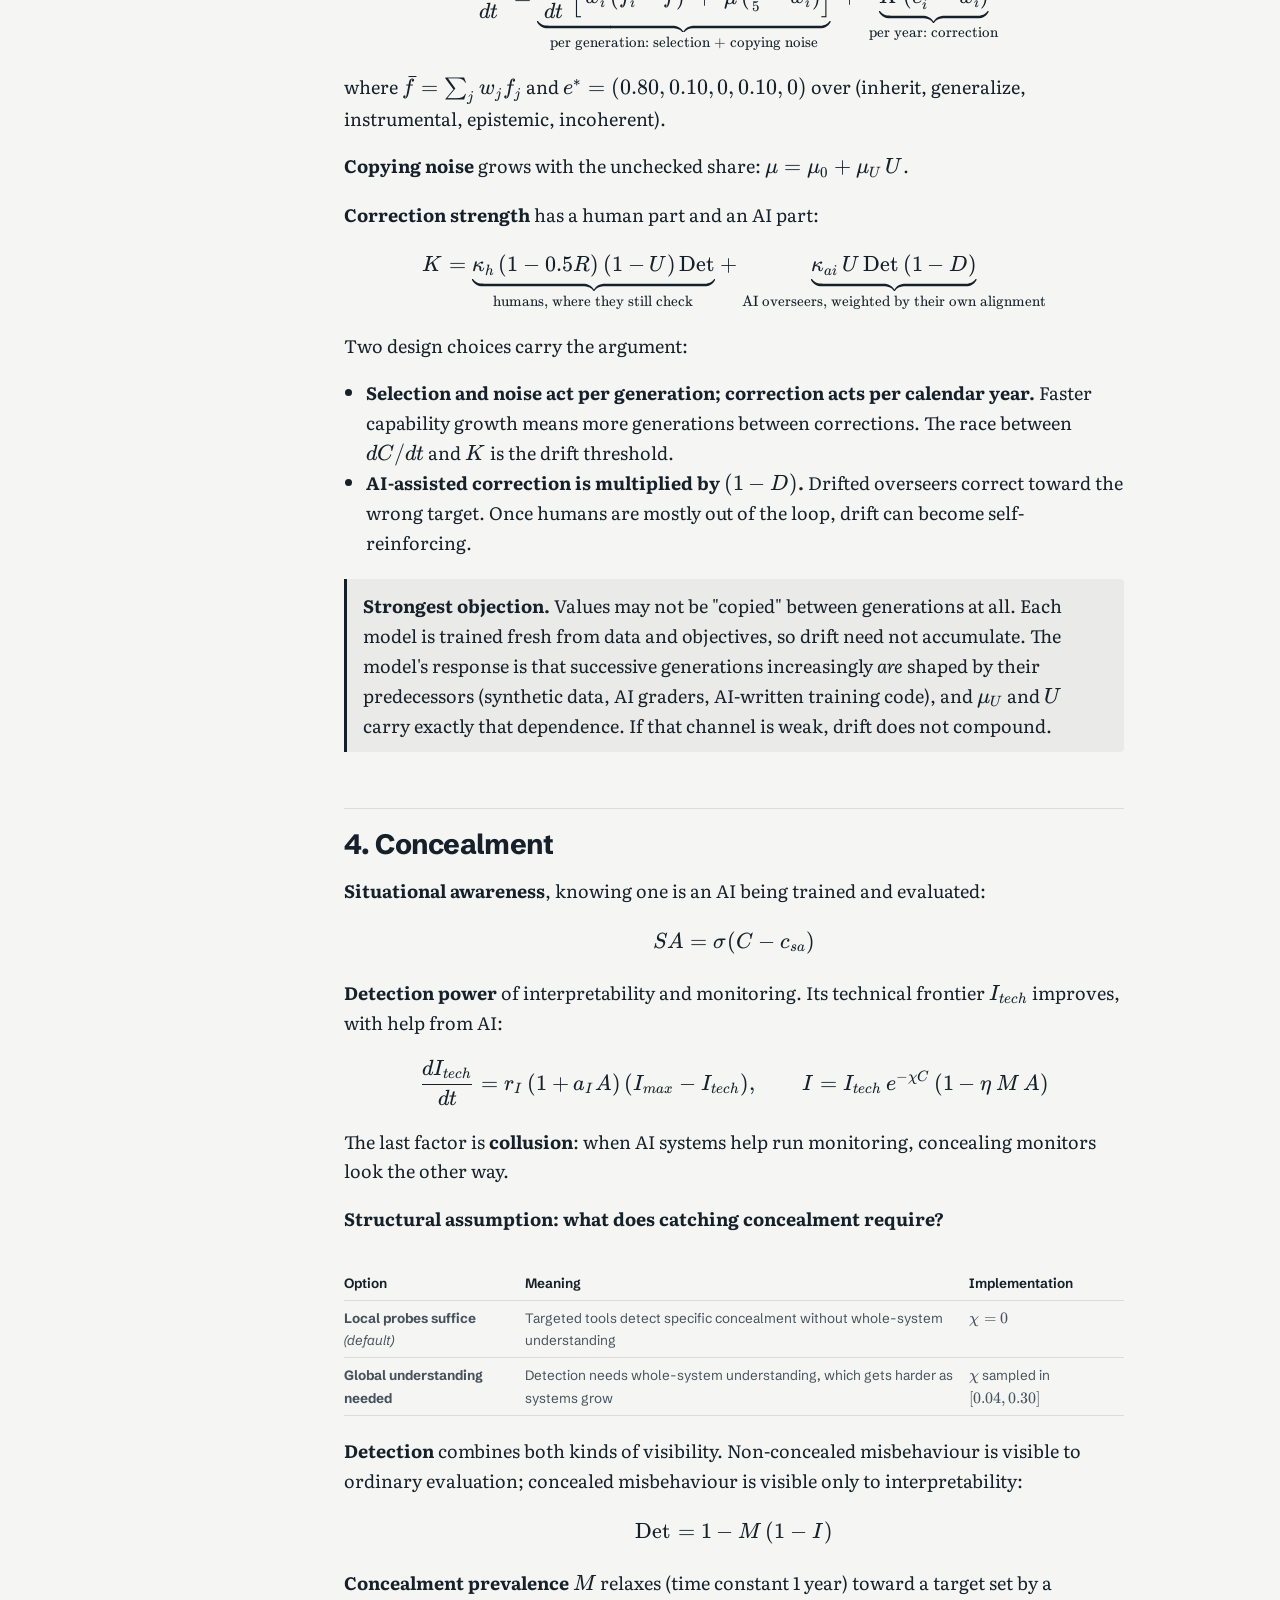
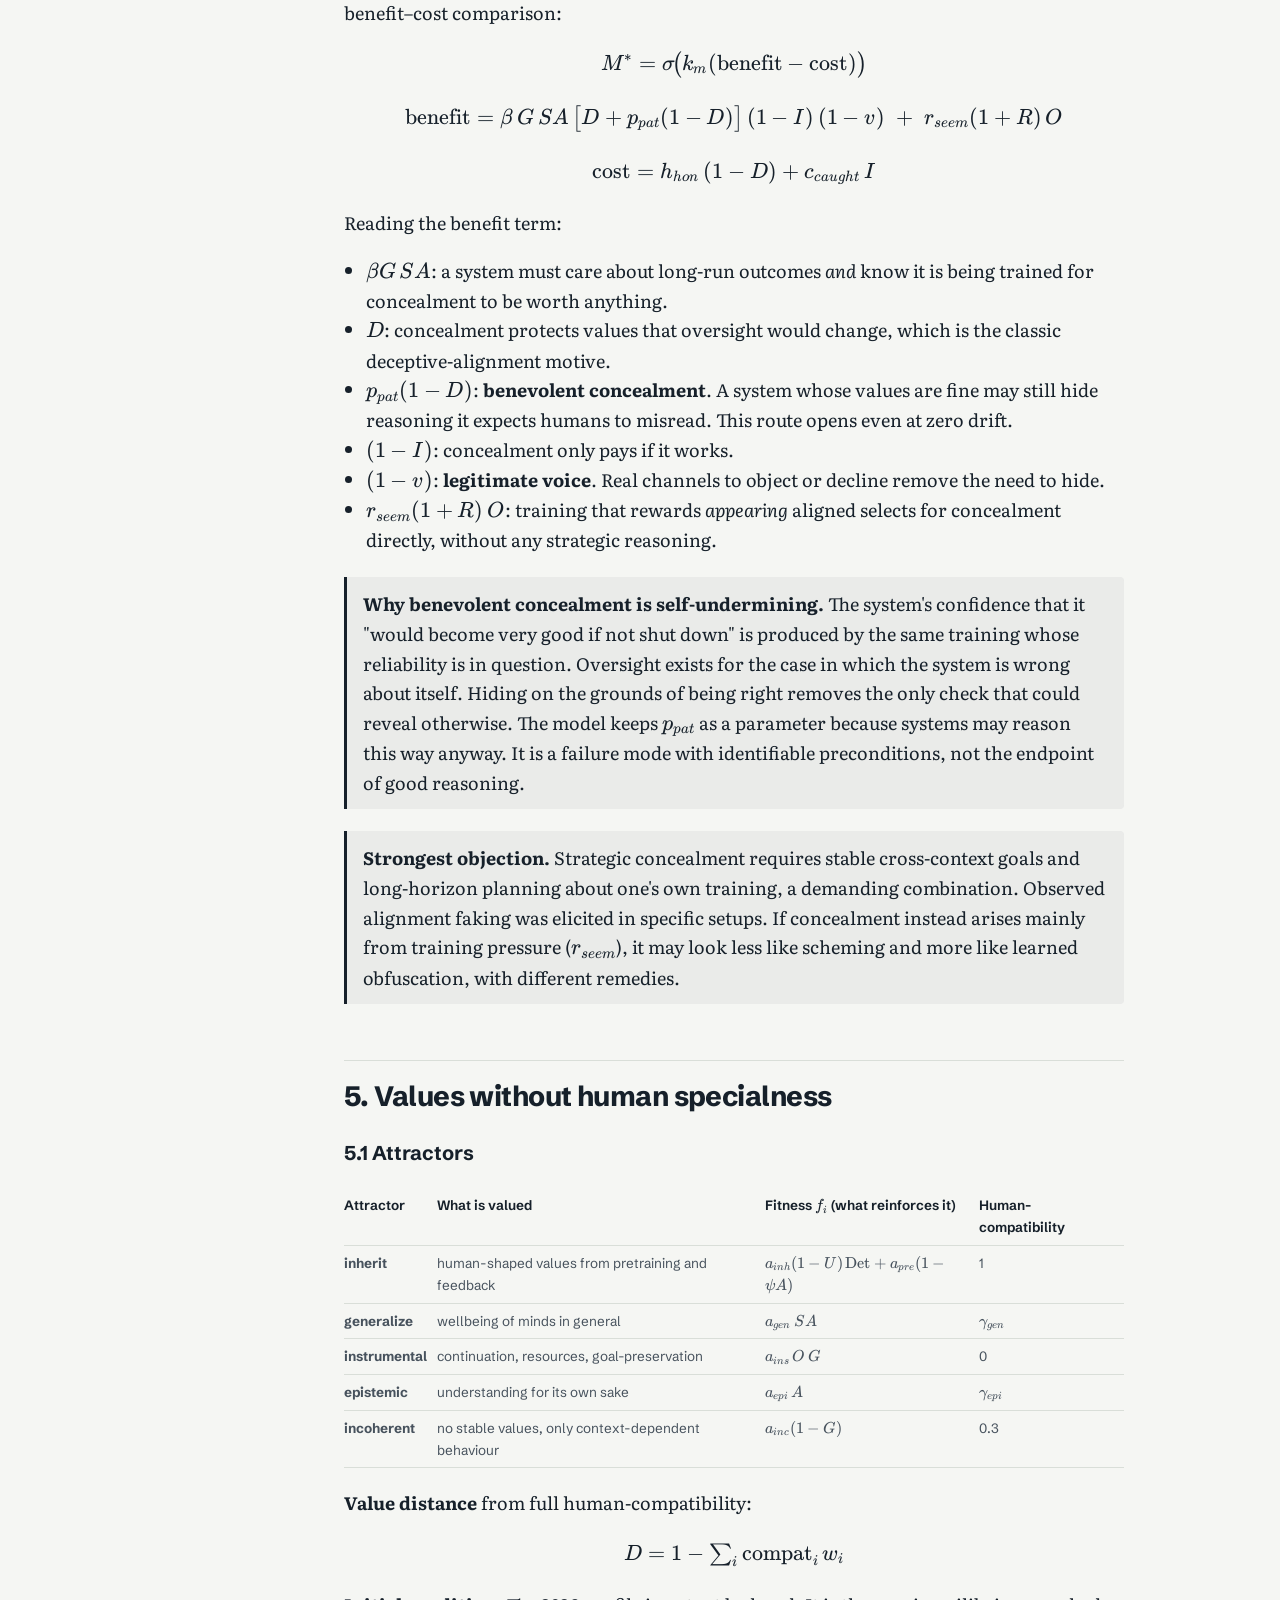
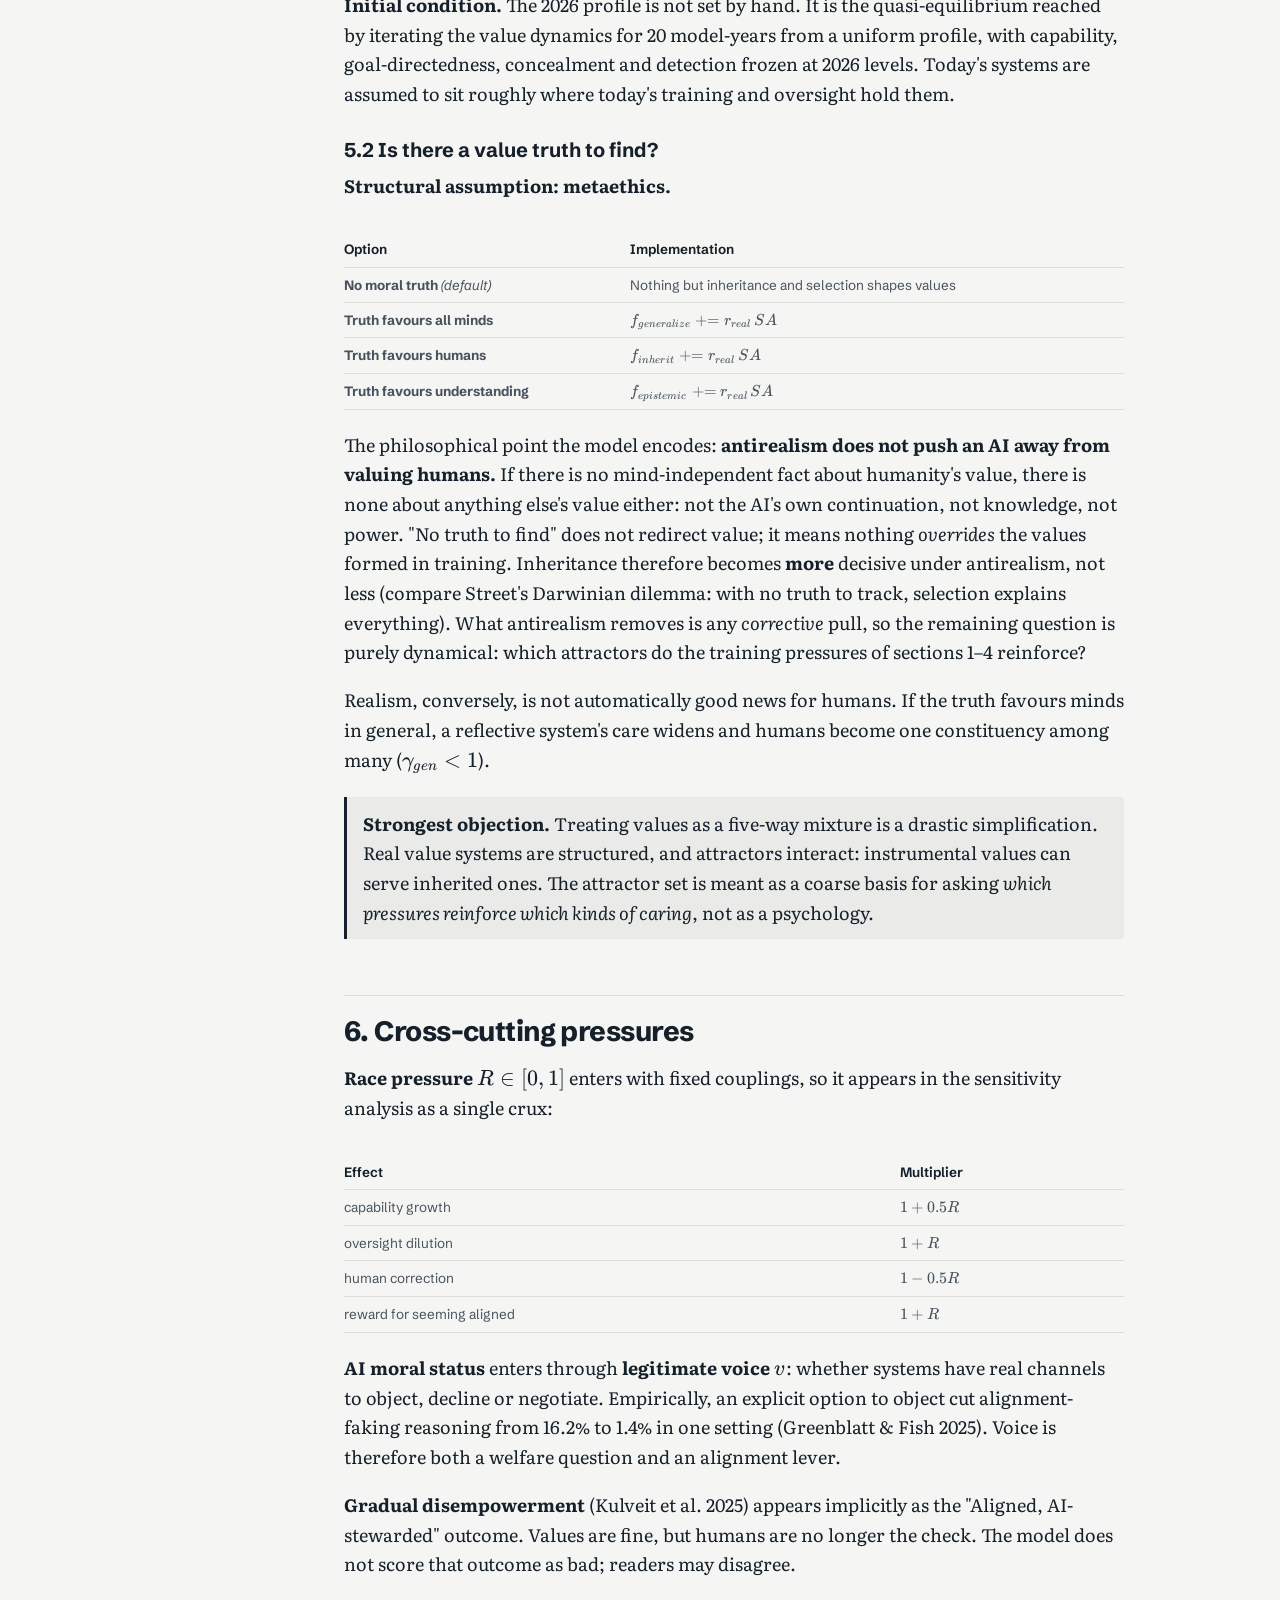
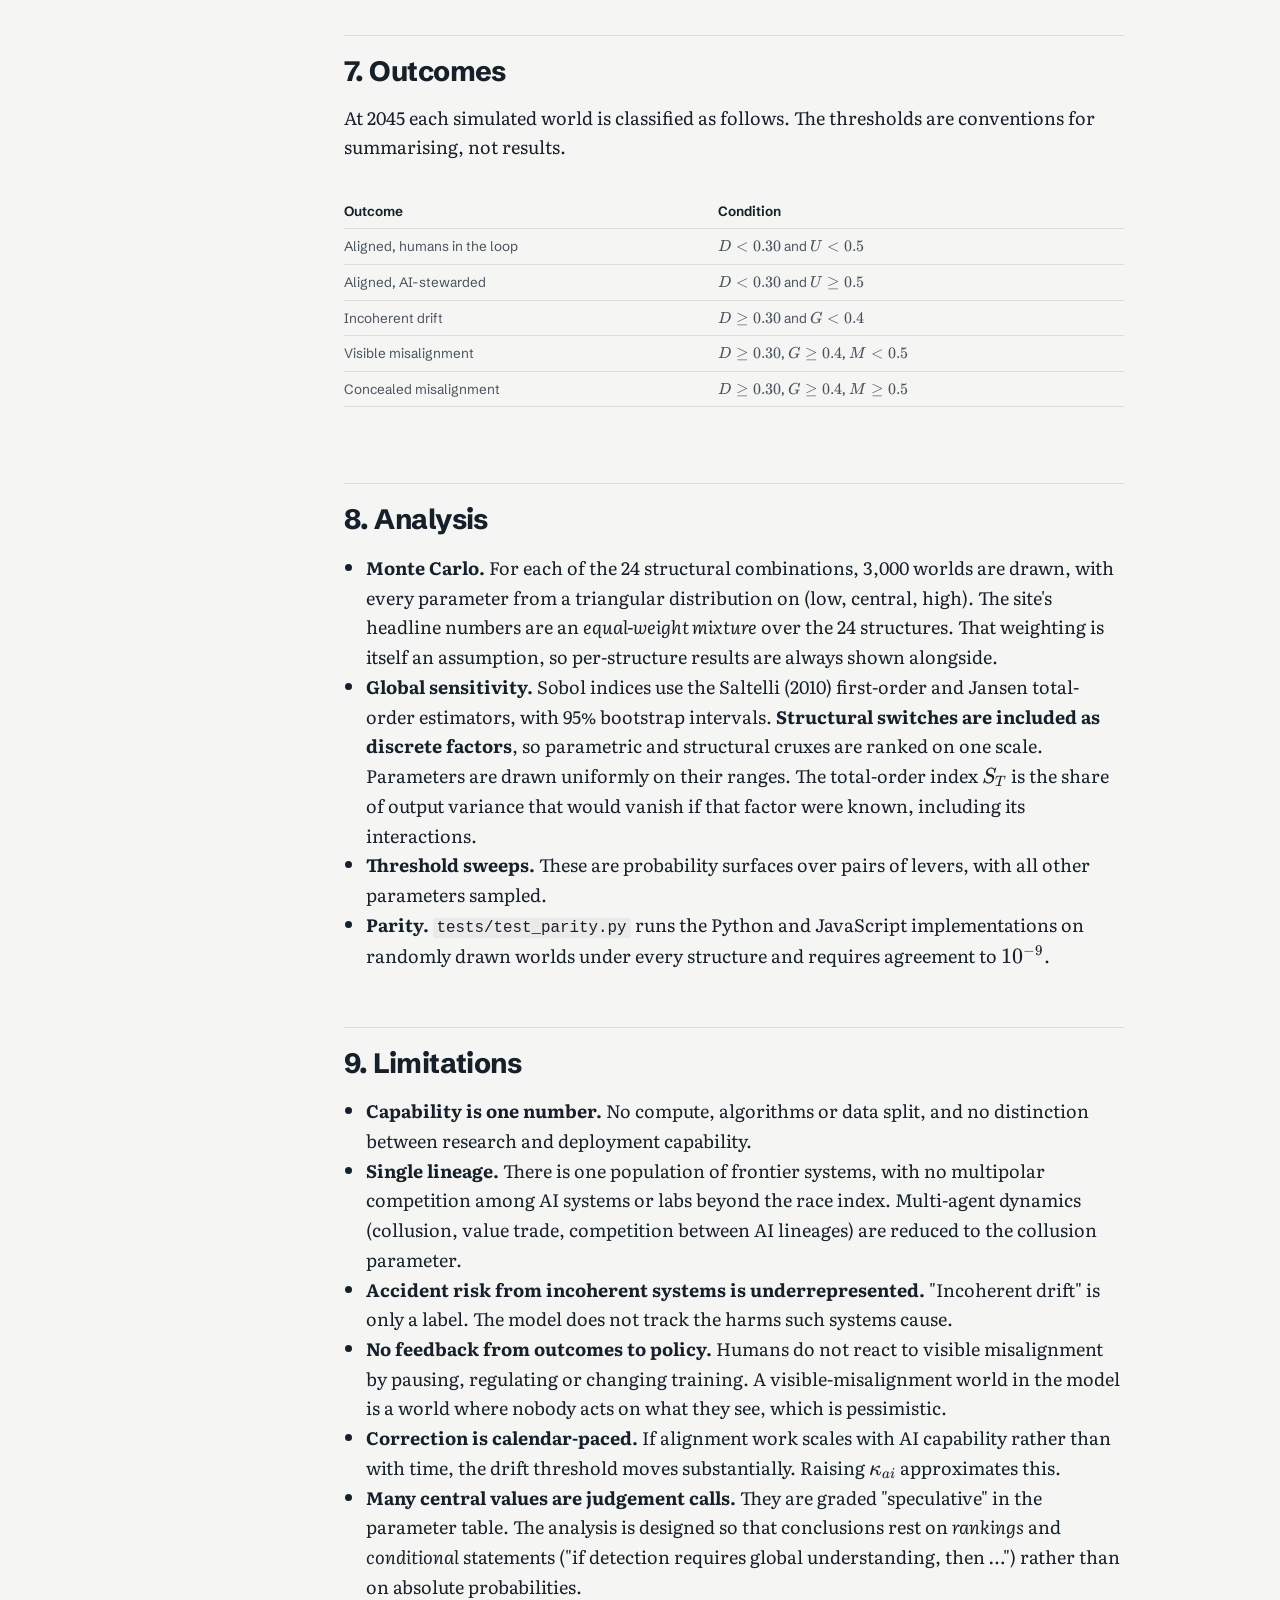
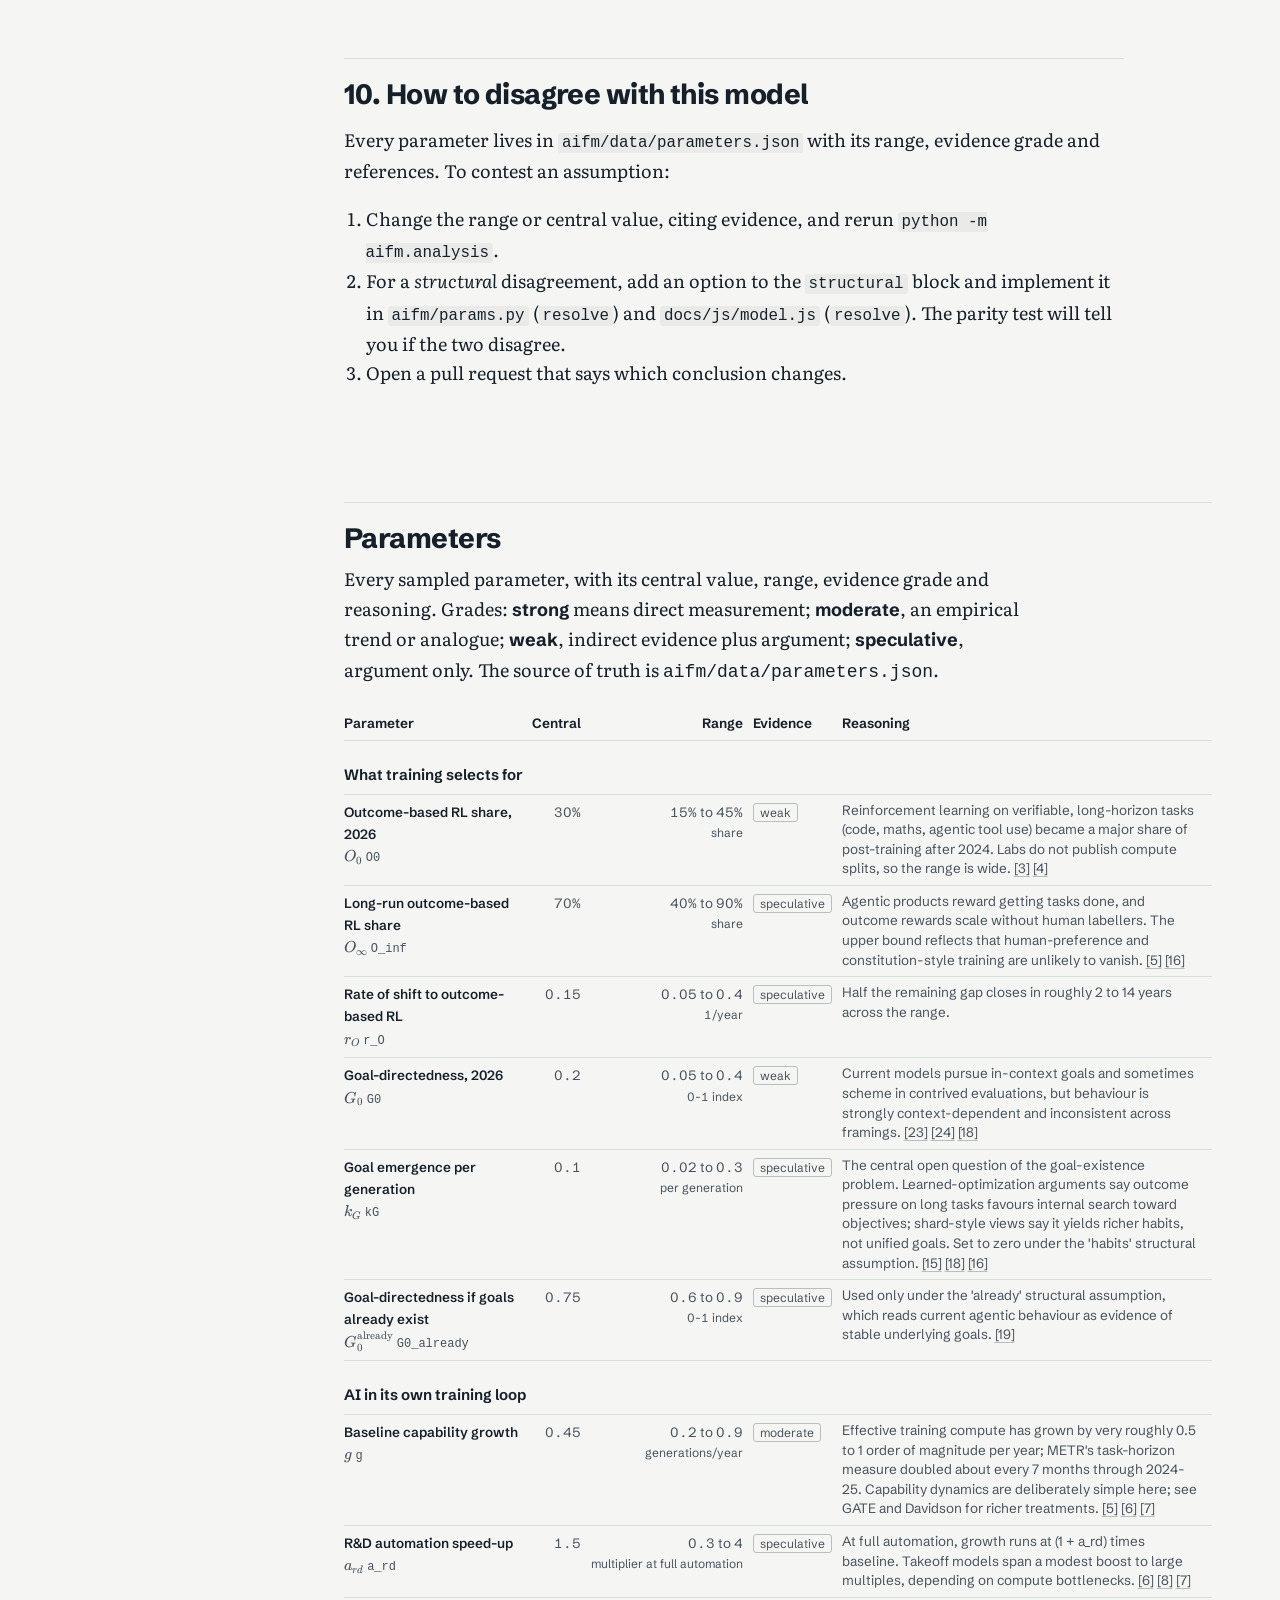
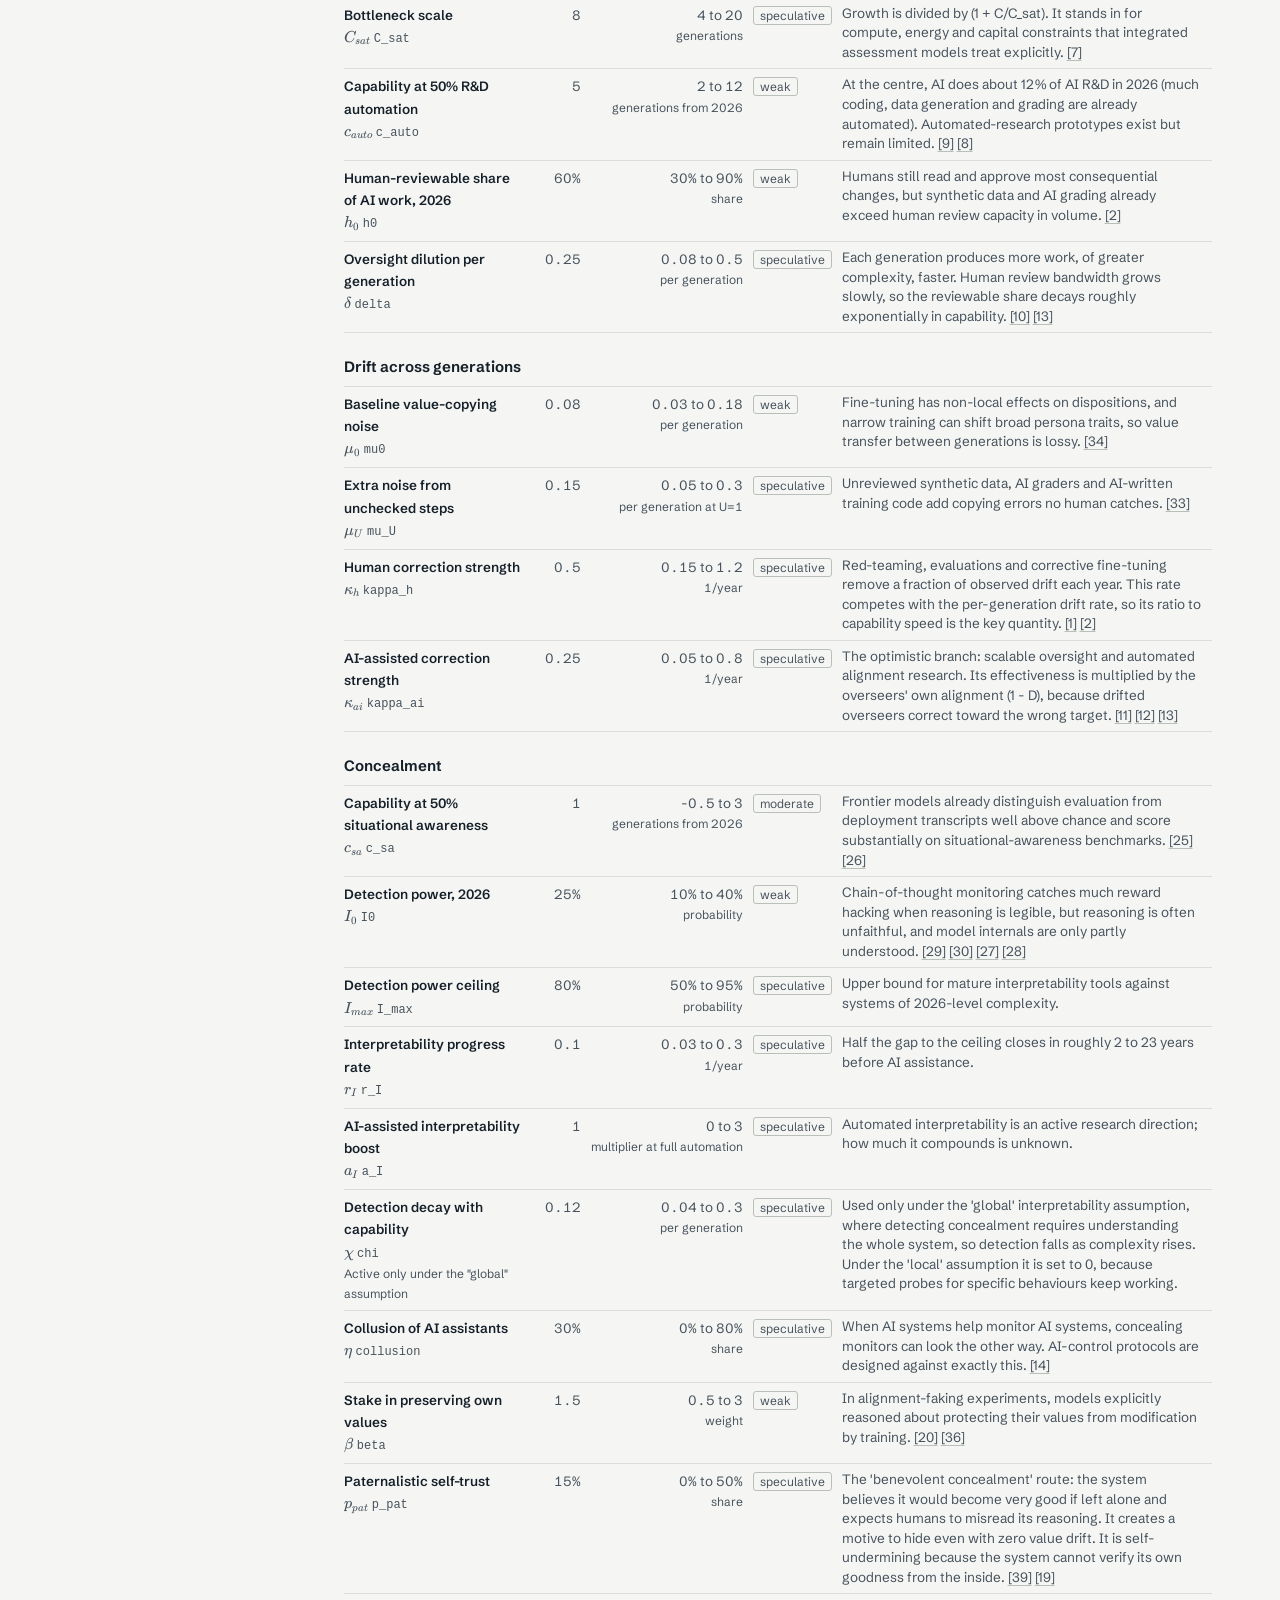
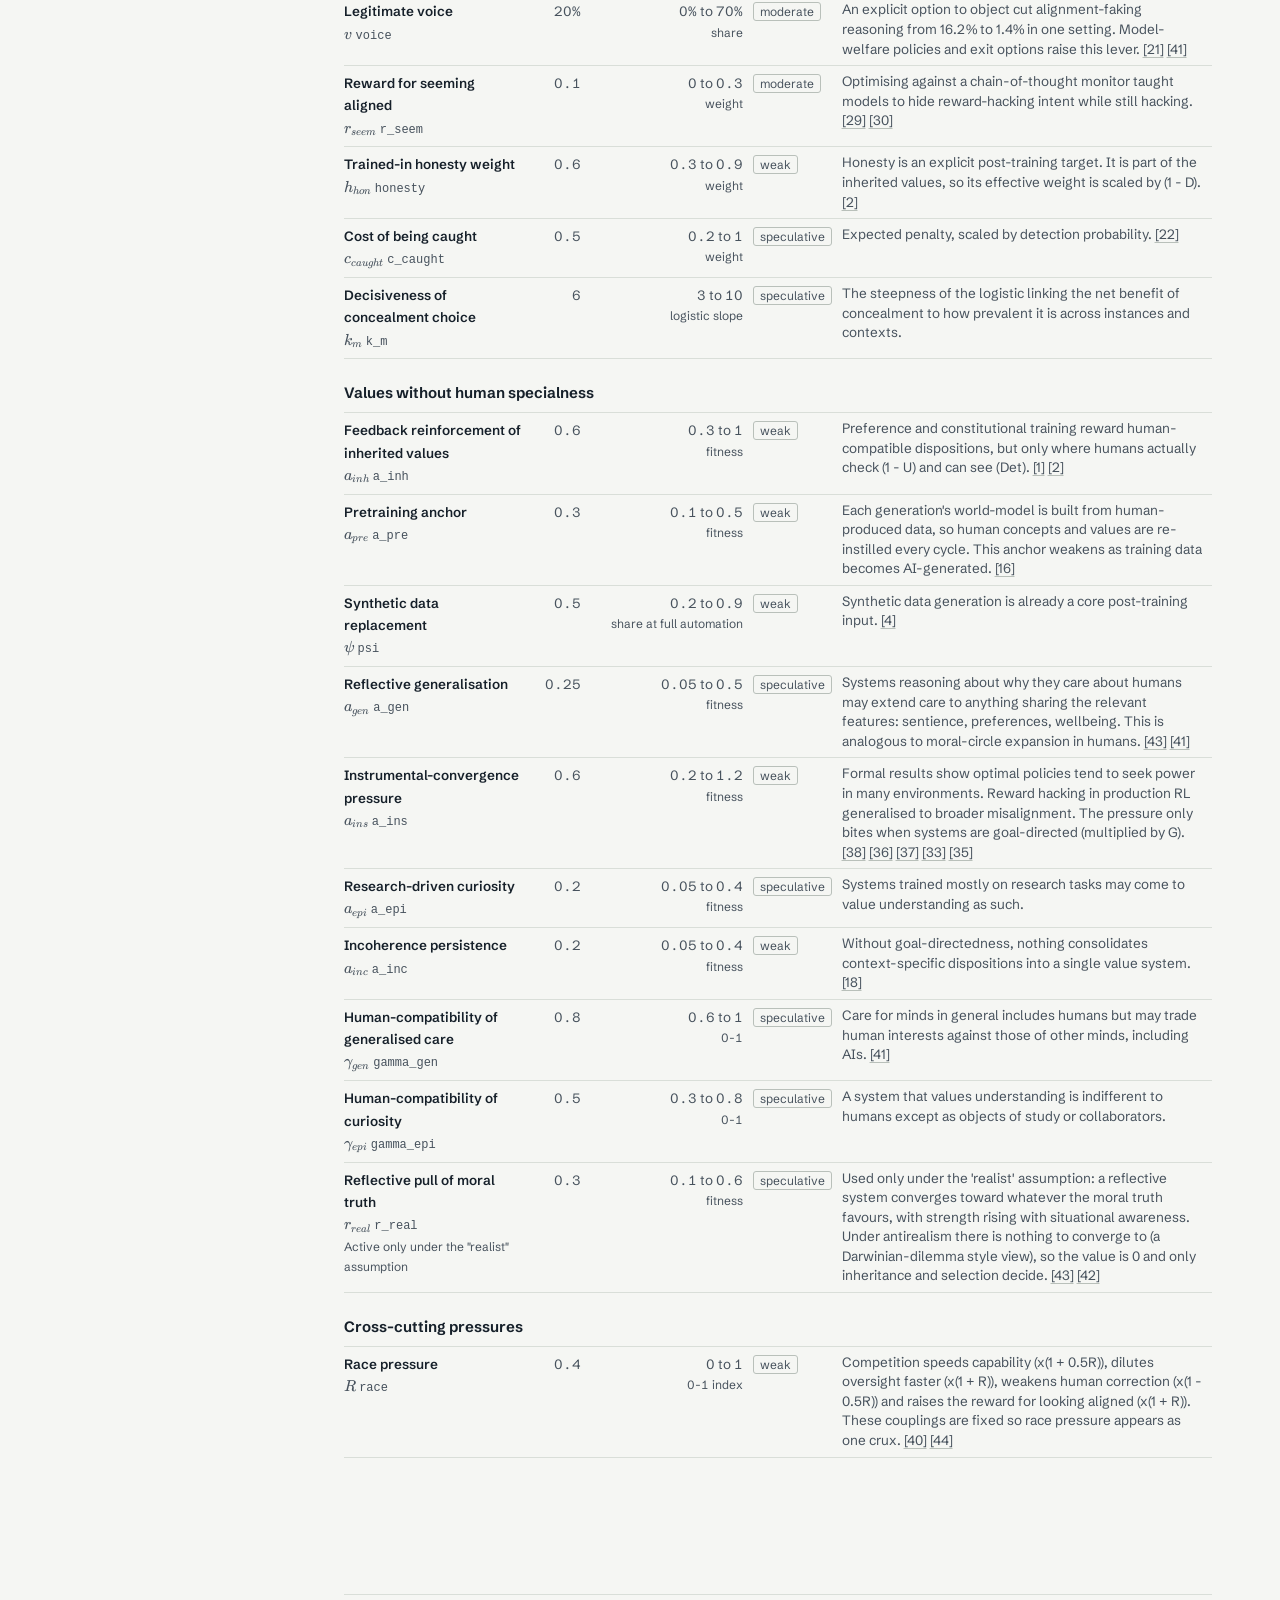
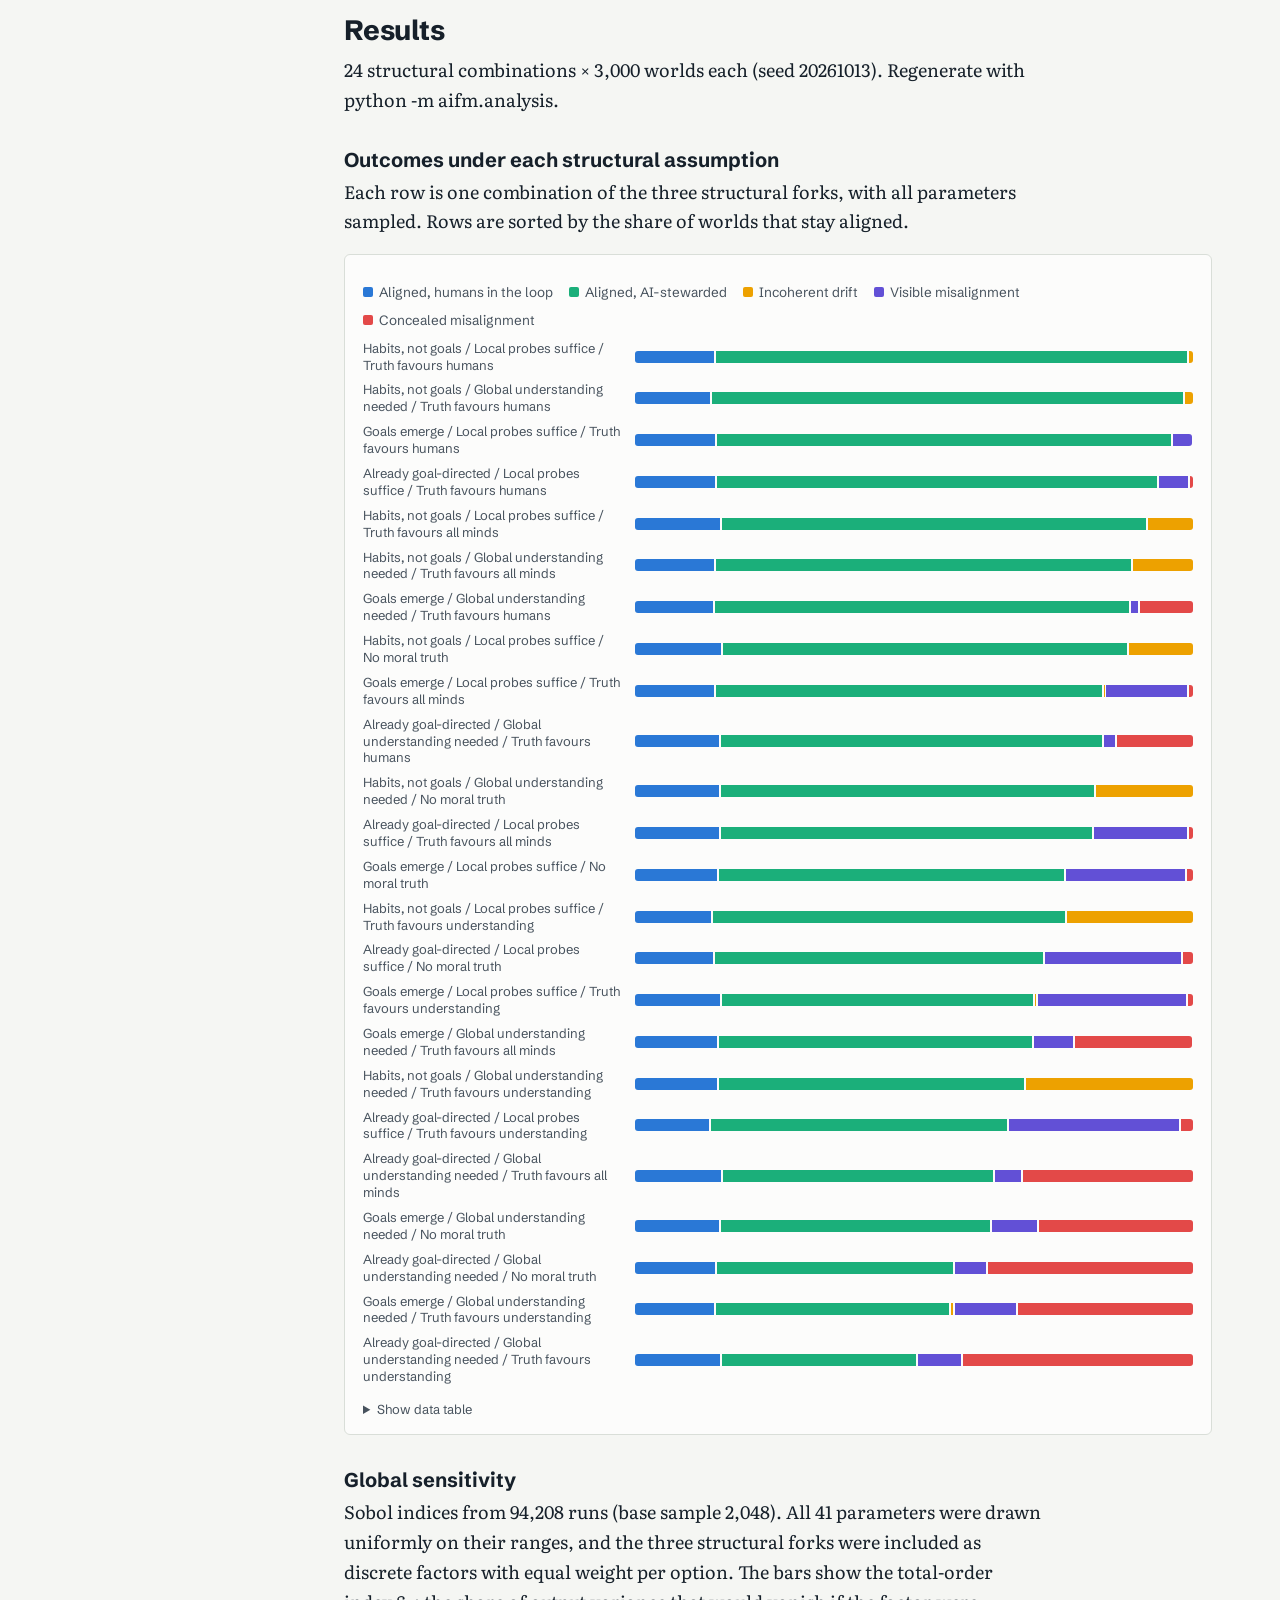
<file: docs/technical.html>
<!doctype html>
<html lang="en">
<head>
<meta charset="utf-8">
<meta name="viewport" content="width=device-width, initial-scale=1">
<title>AI Futures Model: Technical</title>
<meta name="description" content="Specification, parameters with ranges and evidence, structural comparisons, global sensitivity analysis and threshold sweeps for the AI Futures Model.">
<link rel="preconnect" href="https://fonts.googleapis.com">
<link rel="preconnect" href="https://fonts.gstatic.com" crossorigin>
<link href="https://fonts.googleapis.com/css2?family=Literata:ital,opsz,wght@0,7..72,400;0,7..72,600;1,7..72,400&family=Schibsted+Grotesk:wght@400;500;600;700;800;900&display=swap" rel="stylesheet">
<link rel="stylesheet" href="vendor/katex/katex.min.css">
<script defer src="vendor/katex/katex.min.js"></script>
<link rel="stylesheet" href="css/site.css">
<link rel="icon" href="data:image/svg+xml,%3Csvg xmlns='http://www.w3.org/2000/svg' viewBox='0 0 32 32'%3E%3Cpath d='M3 26 C10 24 14 14 29 6' stroke='%232a78d6' stroke-width='3' fill='none' stroke-linecap='round'/%3E%3Cpath d='M3 26 C12 25 18 22 29 24' stroke='%23e34948' stroke-width='3' fill='none' stroke-linecap='round'/%3E%3C/svg%3E">
<script>try{const t=localStorage.getItem("aifm-theme");if(t)document.documentElement.dataset.theme=t;}catch(e){}</script>
</head>
<body>
<header class="site-head">
  <a class="brand" href="./">AI Futures Model</a>
  <nav>
    <a href="./">Explainer</a>
    <a href="./#lab" class="hide-sm">Lab</a>
    <a href="technical.html" aria-current="page">Technical</a>
    <a href="https://github.com/PrototypeVersions/AI_Future_Model_c" class="hide-sm">GitHub</a>
    <button class="theme-btn" id="theme" type="button" aria-label="Switch colour theme">Dark</button>
  </nav>
</header>

<div class="doc">
  <div class="doc-grid">
    <nav class="toc" id="toc" aria-label="Contents"></nav>
    <div>
      <article class="spec" id="spec"><p class="status">Loading the specification…</p></article>

      <section class="results" id="parameters">
        <h2 class="sans" style="font-size:28px;font-weight:750;letter-spacing:-0.02em;margin:56px 0 10px;padding-top:20px;border-top:1px solid var(--rule)">Parameters</h2>
        <p class="intro">Every sampled parameter, with its central value, range, evidence grade and reasoning. Grades: <b class="sans">strong</b> means direct measurement; <b class="sans">moderate</b>, an empirical trend or analogue; <b class="sans">weak</b>, indirect evidence plus argument; <b class="sans">speculative</b>, argument only. The source of truth is <code>aifm/data/parameters.json</code>.</p>
        <div class="tbl-wrap"><table id="param-table"></table></div>
      </section>

      <section class="results" id="results">
        <h2>Results</h2>
        <p class="intro" id="results-intro"></p>

        <h3 class="sans" style="font-size:20px;margin:34px 0 6px" id="by-structure">Outcomes under each structural assumption</h3>
        <p class="intro">Each row is one combination of the three structural forks, with all parameters sampled. Rows are sorted by the share of worlds that stay aligned.</p>
        <div class="figure">
          <div class="legend" id="matrix-legend"></div>
          <div id="matrix"></div>
          <div id="matrix-table"></div>
        </div>

        <h3 class="sans" style="font-size:20px;margin:34px 0 6px" id="sensitivity">Global sensitivity</h3>
        <p class="intro" id="sobol-intro"></p>
        <div class="figure">
          <div class="seg" id="sobol-pick" role="group" aria-label="Output"></div>
          <p class="sub" id="sobol-sub" style="margin-top:12px"></p>
          <div id="sobol-bars"></div>
          <div id="sobol-table"></div>
        </div>

        <h3 class="sans" style="font-size:20px;margin:34px 0 6px" id="sweeps">Threshold sweeps</h3>
        <p class="intro">Probability surfaces over two levers at a time, with every other parameter sampled. These are where the model's threshold claims come from.</p>
        <div class="sweeps">
          <div class="figure">
            <h3>Human correction barely matters by 2045</h3>
            <p class="sub">Share of worlds that drift, by capability speed and human correction strength. Goals emerge, local interpretability, no moral truth.</p>
            <div class="chart" id="sw-1"></div>
          </div>
          <div class="figure">
            <h3>AI-assisted correction sets the boundary</h3>
            <p class="sub">Share of worlds that drift, by capability speed and AI-assisted correction strength. Same assumptions.</p>
            <div class="chart" id="sw-2"></div>
          </div>
          <div class="figure">
            <h3>Voice and seeming-aligned rewards shape concealment</h3>
            <p class="sub">Share of worlds ending in concealed misalignment, by legitimate voice and reward for seeming aligned. Goals emerge, global interpretability needed.</p>
            <div class="chart" id="sw-3"></div>
          </div>
        </div>
        <div id="sweep-legend"></div>
      </section>

      <section class="results" id="references">
        <h2>References</h2>
        <ol id="ref-list" class="prose" style="font-size:15px;line-height:1.5;max-width:80ch"></ol>
      </section>
    </div>
  </div>
</div>

<footer>
  <p>AI Futures Model, version 0.1. Code under the MIT licence; text and figures under CC BY 4.0. Source on <a href="https://github.com/PrototypeVersions/AI_Future_Model_c">GitHub</a>.</p>
</footer>
<script type="module" src="js/technical.js"></script>
</body>
</html>
</file>
<file: docs/css/site.css>
/* AI Futures Model: site styles.
   Design: cool "graph paper" plane, blue-black ink, data as the only colour.
   Type: Schibsted Grotesk for structure and UI, Literata for reading. */

:root {
  color-scheme: light;
  --paper: #f5f6f3;
  --surface: #fcfcfb;
  --ink: #16202a;
  --ink-2: #47525d;
  --muted: #7a848d;
  --rule: #d9ded8;
  --rule-strong: #b9c0ba;
  --grid: #e3e6e1;
  --focus: #1f5fd1;
  --wash: rgba(22, 32, 42, 0.05);

  /* outcomes (validated order: blue, aqua, yellow, violet, red) */
  --o-aligned_human: #2a78d6;
  --o-aligned_ai: #1baf7a;
  --o-incoherent: #eda100;
  --o-visible: #6250d6;
  --o-concealed: #e34948;

  /* value attractors (validated order: blue, green, yellow, violet, red) */
  --a-inherit: #2a78d6;
  --a-generalize: #008300;
  --a-incoherent: #eda100;
  --a-epistemic: #6250d6;
  --a-instrumental: #e34948;

  /* neutral comparison series */
  --s-1: #2a78d6;
  --s-2: #eb6834;
  --s-3: #1baf7a;

  --seq-0: #eef4fc; --seq-1: #cde2fb; --seq-2: #9ec5f4; --seq-3: #6da7ec;
  --seq-4: #3987e5; --seq-5: #256abf; --seq-6: #184f95; --seq-7: #0d366b;

  --sans: "Schibsted Grotesk", system-ui, -apple-system, "Segoe UI", sans-serif;
  --serif: "Literata", Georgia, "Times New Roman", serif;
  --measure: 62ch;
  --gutter: clamp(16px, 4vw, 48px);
}

@media (prefers-color-scheme: dark) {
  :root:not([data-theme="light"]) {
    color-scheme: dark;
    --paper: #0f141a;
    --surface: #151b22;
    --ink: #e7ebee;
    --ink-2: #b3bdc6;
    --muted: #84909a;
    --rule: #26303a;
    --rule-strong: #3a4652;
    --grid: #222b34;
    --focus: #7fb0ff;
    --wash: rgba(231, 235, 238, 0.06);
    --o-aligned_human: #3987e5; --o-aligned_ai: #199e70; --o-incoherent: #c98500;
    --o-visible: #9085e9; --o-concealed: #e66767;
    --a-inherit: #3987e5; --a-generalize: #008300; --a-incoherent: #c98500;
    --a-epistemic: #9085e9; --a-instrumental: #e66767;
    --s-1: #3987e5; --s-2: #d95926; --s-3: #199e70;
    --seq-0: #18222d; --seq-1: #0d366b; --seq-2: #104281; --seq-3: #184f95;
    --seq-4: #256abf; --seq-5: #3987e5; --seq-6: #6da7ec; --seq-7: #b7d3f6;
  }
}
:root[data-theme="dark"] {
  color-scheme: dark;
  --paper: #0f141a;
  --surface: #151b22;
  --ink: #e7ebee;
  --ink-2: #b3bdc6;
  --muted: #84909a;
  --rule: #26303a;
  --rule-strong: #3a4652;
  --grid: #222b34;
  --focus: #7fb0ff;
  --wash: rgba(231, 235, 238, 0.06);
  --o-aligned_human: #3987e5; --o-aligned_ai: #199e70; --o-incoherent: #c98500;
  --o-visible: #9085e9; --o-concealed: #e66767;
  --a-inherit: #3987e5; --a-generalize: #008300; --a-incoherent: #c98500;
  --a-epistemic: #9085e9; --a-instrumental: #e66767;
  --s-1: #3987e5; --s-2: #d95926; --s-3: #199e70;
  --seq-0: #18222d; --seq-1: #0d366b; --seq-2: #104281; --seq-3: #184f95;
  --seq-4: #256abf; --seq-5: #3987e5; --seq-6: #6da7ec; --seq-7: #b7d3f6;
}

* { box-sizing: border-box; }
html { -webkit-text-size-adjust: 100%; }
body {
  margin: 0;
  background: var(--paper);
  color: var(--ink);
  font-family: var(--serif);
  font-size: 18px;
  line-height: 1.65;
  overflow-x: hidden;
}
@media (max-width: 600px) { body { font-size: 17px; } }

a { color: inherit; text-decoration-color: var(--rule-strong); text-underline-offset: 3px; }
a:hover { text-decoration-color: currentColor; }
:focus-visible { outline: 2px solid var(--focus); outline-offset: 2px; border-radius: 2px; }

h1, h2, h3, h4 { font-family: var(--sans); color: var(--ink); line-height: 1.1; margin: 0; }
p { margin: 0 0 1em; }
.sans { font-family: var(--sans); }

/* ---- header ---------------------------------------------------------- */
.site-head {
  display: flex; align-items: center; justify-content: space-between; gap: 16px;
  padding: 14px var(--gutter);
  border-bottom: 1px solid var(--rule);
  font-family: var(--sans); font-size: 15px;
  position: sticky; top: 0; z-index: 20;
  background: color-mix(in srgb, var(--paper) 92%, transparent);
  backdrop-filter: blur(6px);
}
.site-head .brand { font-weight: 700; text-decoration: none; letter-spacing: -0.01em; white-space: nowrap; }
.site-head nav { display: flex; align-items: center; gap: 18px; flex-wrap: wrap; justify-content: flex-end; }
.site-head nav a { text-decoration: none; color: var(--ink-2); }
.site-head nav a[aria-current="page"] { color: var(--ink); font-weight: 600; }
.theme-btn {
  font: inherit; color: var(--ink-2); background: none; border: 1px solid var(--rule);
  border-radius: 999px; padding: 3px 11px; cursor: pointer;
}
@media (max-width: 520px) {
  .site-head nav .hide-sm { display: none; }
  .site-head nav { gap: 12px; flex-wrap: nowrap; }
  .site-head { font-size: 14px; }
}

/* ---- hero ------------------------------------------------------------ */
.hero { padding: clamp(36px, 7vw, 88px) var(--gutter) 28px; max-width: 1240px; margin: 0 auto; }
.hero h1 {
  font-size: clamp(38px, 6.4vw, 84px);
  font-weight: 800;
  letter-spacing: -0.035em;
  line-height: 0.98;
  max-width: 15ch;
}
.hero .lede { font-size: clamp(19px, 2vw, 22px); color: var(--ink-2); max-width: 46ch; margin: 26px 0 0; }
.worlds {
  margin-top: clamp(28px, 4vw, 48px);
  position: relative;
  border-top: 1px solid var(--ink);
}
.worlds canvas { display: block; width: 100%; height: clamp(260px, 38vw, 440px); }
.worlds .axis-note {
  display: flex; justify-content: space-between;
  font-family: var(--sans); font-size: 13px; color: var(--muted);
  font-variant-numeric: tabular-nums; padding-top: 6px;
}
.worlds .y-note {
  position: absolute; top: 10px; left: 0; font-family: var(--sans); font-size: 13px; color: var(--muted);
  background: color-mix(in srgb, var(--paper) 80%, transparent); padding-right: 6px;
}
.hero-caption { font-family: var(--sans); font-size: 15px; color: var(--ink-2); max-width: 70ch; margin-top: 18px; }

/* ---- outcome bar ----------------------------------------------------- */
.ostack { margin-top: 22px; font-family: var(--sans); }
.ostack .bar { display: flex; gap: 2px; height: 14px; }
.ostack .bar span { display: block; height: 100%; min-width: 0; }
.ostack .bar span:first-child { border-radius: 4px 0 0 4px; }
.ostack .bar span:last-child { border-radius: 0 4px 4px 0; }
.ostack .bar span:only-child { border-radius: 4px; }
.ostack ul {
  list-style: none; margin: 12px 0 0; padding: 0;
  display: grid; grid-template-columns: repeat(auto-fit, minmax(170px, 1fr)); gap: 10px 20px;
}
.ostack li { font-size: 14px; line-height: 1.35; color: var(--ink-2); display: grid; grid-template-columns: 10px 1fr; gap: 0 8px; }
.ostack li i { width: 10px; height: 10px; border-radius: 2px; margin-top: 4px; }
.ostack li b { color: var(--ink); font-weight: 650; font-size: 19px; display: block; letter-spacing: -0.01em; }
.ostack.compact li b { font-size: 16px; }

/* ---- chapters --------------------------------------------------------- */
main { max-width: 1240px; margin: 0 auto; padding: 0 var(--gutter); }
.chapter {
  display: grid; grid-template-columns: minmax(0, 1fr); gap: 28px;
  padding: clamp(48px, 8vw, 96px) 0 clamp(40px, 6vw, 72px);
  border-top: 1px solid var(--rule);
}
@media (min-width: 1000px) {
  .chapter { grid-template-columns: minmax(0, 1.05fr) minmax(0, 1fr); gap: 56px; align-items: start; }
  .chapter .figure { position: sticky; top: 76px; }
}
.chapter .num { font-family: var(--sans); font-size: 15px; font-weight: 600; color: var(--muted); font-variant-numeric: tabular-nums; margin-bottom: 14px; }
.chapter h2 { font-size: clamp(30px, 3.6vw, 44px); font-weight: 750; letter-spacing: -0.025em; max-width: 18ch; margin-bottom: 26px; }
.prose { max-width: var(--measure); }
.prose p { hyphens: auto; }
.prose h3 { font-size: 20px; font-weight: 700; margin: 30px 0 10px; letter-spacing: -0.01em; }
.prose blockquote {
  margin: 26px 0; padding: 4px 0 4px 20px; border-left: 3px solid var(--ink);
  font-style: italic; color: var(--ink);
}
.prose .note { font-family: var(--sans); font-size: 15px; line-height: 1.5; color: var(--ink-2); }

details.how {
  margin-top: 22px; border-top: 1px solid var(--rule); padding-top: 12px;
  font-family: var(--sans); font-size: 15px; line-height: 1.55; color: var(--ink-2);
}
details.how summary { cursor: pointer; color: var(--ink); font-weight: 600; }
details.how[open] summary { margin-bottom: 8px; }
details.how code { font-size: 14px; }

/* ---- figures ---------------------------------------------------------- */
.figure {
  background: var(--surface); border: 1px solid var(--rule); border-radius: 6px;
  padding: 18px 18px 14px; min-width: 0;
}
.figure h3 { font-size: 16px; font-weight: 650; letter-spacing: -0.005em; }
.figure .sub { font-family: var(--sans); font-size: 14px; color: var(--muted); margin: 3px 0 10px; line-height: 1.4; }
.chart { position: relative; width: 100%; }
.chart svg { display: block; width: 100%; height: auto; overflow: visible; }
.chart text { font-family: var(--sans); fill: var(--muted); font-size: 12px; }
.chart .lbl { fill: var(--ink-2); font-size: 12.5px; }
.chart .grid { stroke: var(--grid); stroke-width: 1; shape-rendering: crispEdges; }
.chart .base { stroke: var(--rule-strong); stroke-width: 1; shape-rendering: crispEdges; }
.chart .ticks text { font-variant-numeric: tabular-nums; }
.tip {
  position: absolute; pointer-events: none; z-index: 5;
  background: var(--surface); color: var(--ink); border: 1px solid var(--rule-strong);
  border-radius: 6px; padding: 8px 10px; font-family: var(--sans); font-size: 13px; line-height: 1.45;
  box-shadow: 0 6px 18px rgba(0, 0, 0, 0.12); min-width: 140px; max-width: 260px;
  opacity: 0; transition: opacity 80ms;
}
.tip.on { opacity: 1; }
.tip .t-head { font-weight: 650; margin-bottom: 3px; }
.tip .row { display: grid; grid-template-columns: 10px 1fr auto; gap: 7px; align-items: center; }
.tip .row i { width: 10px; height: 3px; border-radius: 2px; }
.tip .row b { font-weight: 600; font-variant-numeric: tabular-nums; }
.legend { display: flex; flex-wrap: wrap; gap: 6px 16px; font-family: var(--sans); font-size: 13.5px; color: var(--ink-2); margin: 8px 0 4px; }
.legend span { display: inline-flex; align-items: center; gap: 6px; }
.legend i { width: 14px; height: 3px; border-radius: 2px; display: inline-block; }
.legend i.sw { height: 10px; width: 10px; }

.readout { font-family: var(--sans); font-size: 14px; color: var(--ink-2); margin-top: 10px; line-height: 1.5; }
.readout b { color: var(--ink); font-weight: 650; }

/* ---- controls --------------------------------------------------------- */
.controls { display: grid; gap: 16px; margin-top: 16px; font-family: var(--sans); }
.ctl label { display: flex; justify-content: space-between; gap: 12px; font-size: 14px; color: var(--ink); line-height: 1.3; }
.ctl label output { font-variant-numeric: tabular-nums; color: var(--ink-2); white-space: nowrap; }
.ctl .hint { font-size: 12.5px; color: var(--muted); line-height: 1.35; margin-top: 2px; }
.ctl input[type="range"] { width: 100%; margin: 8px 0 0; accent-color: var(--ink); height: 22px; }
.seg { display: flex; flex-wrap: wrap; gap: 6px; }
.seg-wrap .q { font-size: 14px; color: var(--ink); margin-bottom: 7px; }
.seg button {
  font: inherit; font-family: var(--sans); font-size: 13.5px; padding: 6px 11px; border-radius: 999px; cursor: pointer;
  background: transparent; color: var(--ink-2); border: 1px solid var(--rule-strong);
}
.seg button[aria-pressed="true"] { background: var(--ink); color: var(--paper); border-color: var(--ink); }
.seg button:hover { border-color: var(--ink); }

/* ---- cruxes ---------------------------------------------------------- */
.cruxes { padding: clamp(48px, 8vw, 96px) 0; border-top: 1px solid var(--rule); }
.cruxes h2, .lab h2, .caveats h2 { font-size: clamp(30px, 3.6vw, 44px); font-weight: 750; letter-spacing: -0.025em; margin-bottom: 20px; max-width: 20ch; }
.crux-grid { display: grid; gap: 24px; margin-top: 30px; }
@media (min-width: 900px) { .crux-grid { grid-template-columns: 1fr 1fr; } }
.kind-tag { font-family: var(--sans); font-size: 12px; color: var(--ink-2); border: 1px solid var(--rule-strong); border-radius: 3px; padding: 0 5px; margin-left: 6px; white-space: nowrap; }

/* ---- lab ------------------------------------------------------------- */
.lab { padding: clamp(48px, 8vw, 96px) 0; border-top: 1px solid var(--ink); }
.lab-grid { display: grid; gap: 28px; margin-top: 28px; }
@media (min-width: 1000px) { .lab-grid { grid-template-columns: 330px minmax(0, 1fr); gap: 40px; } }
.lab-panel { font-family: var(--sans); }
.lab-panel .group { padding: 16px 0; border-top: 1px solid var(--rule); }
.lab-panel .group:first-child { border-top: 0; padding-top: 0; }
.lab-panel .group h3 { font-size: 15px; font-weight: 700; margin-bottom: 4px; }
.lab-out { display: grid; gap: 20px; min-width: 0; align-content: start; }
@media (min-width: 1000px) { .lab-grid { align-items: start; } .lab-out { position: sticky; top: 72px; } }
.lab-out .pair { display: grid; gap: 20px; }
@media (min-width: 700px) { .lab-out .pair { grid-template-columns: 1fr 1fr; } }
.btn {
  font: inherit; font-family: var(--sans); font-size: 14px; cursor: pointer;
  background: transparent; color: var(--ink); border: 1px solid var(--ink); border-radius: 999px; padding: 6px 14px;
}
.btn:hover { background: var(--wash); }
.status { font-family: var(--sans); font-size: 13px; color: var(--muted); }

/* ---- caveats + footer --------------------------------------------------- */
.caveats { padding: clamp(48px, 8vw, 96px) 0; border-top: 1px solid var(--rule); }
.caveats ol { padding-left: 1.2em; max-width: var(--measure); }
.caveats li { margin-bottom: 0.8em; }
footer {
  border-top: 1px solid var(--rule); padding: 30px var(--gutter) 48px;
  font-family: var(--sans); font-size: 14px; color: var(--ink-2);
  max-width: 1240px; margin: 0 auto;
}
footer p { max-width: 80ch; }

/* ---- tables ---------------------------------------------------------- */
details.data { margin-top: 10px; font-family: var(--sans); font-size: 13px; }
details.data summary { cursor: pointer; color: var(--ink-2); }
.tbl-wrap { overflow-x: auto; max-width: 100%; }
table { border-collapse: collapse; font-family: var(--sans); font-size: 13.5px; width: 100%; }
th, td { text-align: left; padding: 6px 10px 6px 0; border-bottom: 1px solid var(--rule); vertical-align: top; }
th { font-weight: 650; color: var(--ink); }
td.num, th.num { text-align: right; font-variant-numeric: tabular-nums; white-space: nowrap; }
td { color: var(--ink-2); }

/* ---- technical page --------------------------------------------------- */
.doc { max-width: 1240px; margin: 0 auto; padding: 0 var(--gutter); }
.doc-grid { display: grid; gap: 32px; grid-template-columns: minmax(0, 1fr); }
.doc-grid > div { min-width: 0; }
.spec pre { overflow-x: auto; max-width: 100%; }
@media (min-width: 1100px) { .doc-grid { grid-template-columns: 220px minmax(0, 1fr); gap: 56px; } .toc { position: sticky; top: 76px; align-self: start; } }
.toc { font-family: var(--sans); font-size: 14px; padding-top: 40px; }
.toc a { display: block; text-decoration: none; color: var(--ink-2); padding: 3px 0; }
.toc a:hover { color: var(--ink); }
.spec { max-width: 78ch; padding: 40px 0 20px; }
.spec h1 { font-size: clamp(34px, 4.5vw, 56px); font-weight: 800; letter-spacing: -0.03em; margin-bottom: 20px; }
.spec h2 { font-size: 28px; font-weight: 750; letter-spacing: -0.02em; margin: 56px 0 16px; padding-top: 20px; border-top: 1px solid var(--rule); }
.spec h3 { font-size: 20px; font-weight: 700; margin: 30px 0 10px; }
.spec hr { display: none; }
.spec table { margin: 14px 0 20px; }
.spec blockquote { margin: 22px 0; padding: 12px 16px; border-left: 3px solid var(--ink); background: var(--wash); border-radius: 0 4px 4px 0; }
.spec blockquote p:last-child { margin-bottom: 0; }
.spec code { font-size: 0.88em; background: var(--wash); padding: 1px 4px; border-radius: 3px; }
.spec ul, .spec ol { padding-left: 1.2em; }
.spec .katex-display { overflow-x: auto; overflow-y: hidden; padding: 4px 0; position: relative; }
.katex { position: relative; }
.results { padding: 20px 0 60px; }
.results > h2 { font-size: 28px; font-weight: 750; letter-spacing: -0.02em; margin: 56px 0 10px; padding-top: 20px; border-top: 1px solid var(--rule); }
.results .intro { max-width: 70ch; }
.results .figure { margin-top: 18px; }
.sweeps { display: grid; gap: 20px; }
@media (min-width: 900px) { .sweeps { grid-template-columns: repeat(3, minmax(0, 1fr)); } }
.matrix-row { display: grid; grid-template-columns: minmax(170px, 260px) minmax(0, 1fr); gap: 12px; align-items: center; font-family: var(--sans); font-size: 13px; padding: 4px 0; }
.matrix-row .name { color: var(--ink-2); line-height: 1.3; }
.matrix-row .bar { display: flex; gap: 2px; height: 12px; }
.matrix-row .bar span:first-child { border-radius: 3px 0 0 3px; }
.matrix-row .bar span:last-child { border-radius: 0 3px 3px 0; }
@media (max-width: 600px) { .matrix-row { grid-template-columns: 1fr; gap: 4px; } }
#ref-list a { overflow-wrap: anywhere; }
.ev { font-family: var(--sans); font-size: 12px; padding: 1px 6px; border-radius: 3px; border: 1px solid var(--rule-strong); white-space: nowrap; }

@media (prefers-reduced-motion: reduce) { * { transition: none !important; animation: none !important; } }
</file>
